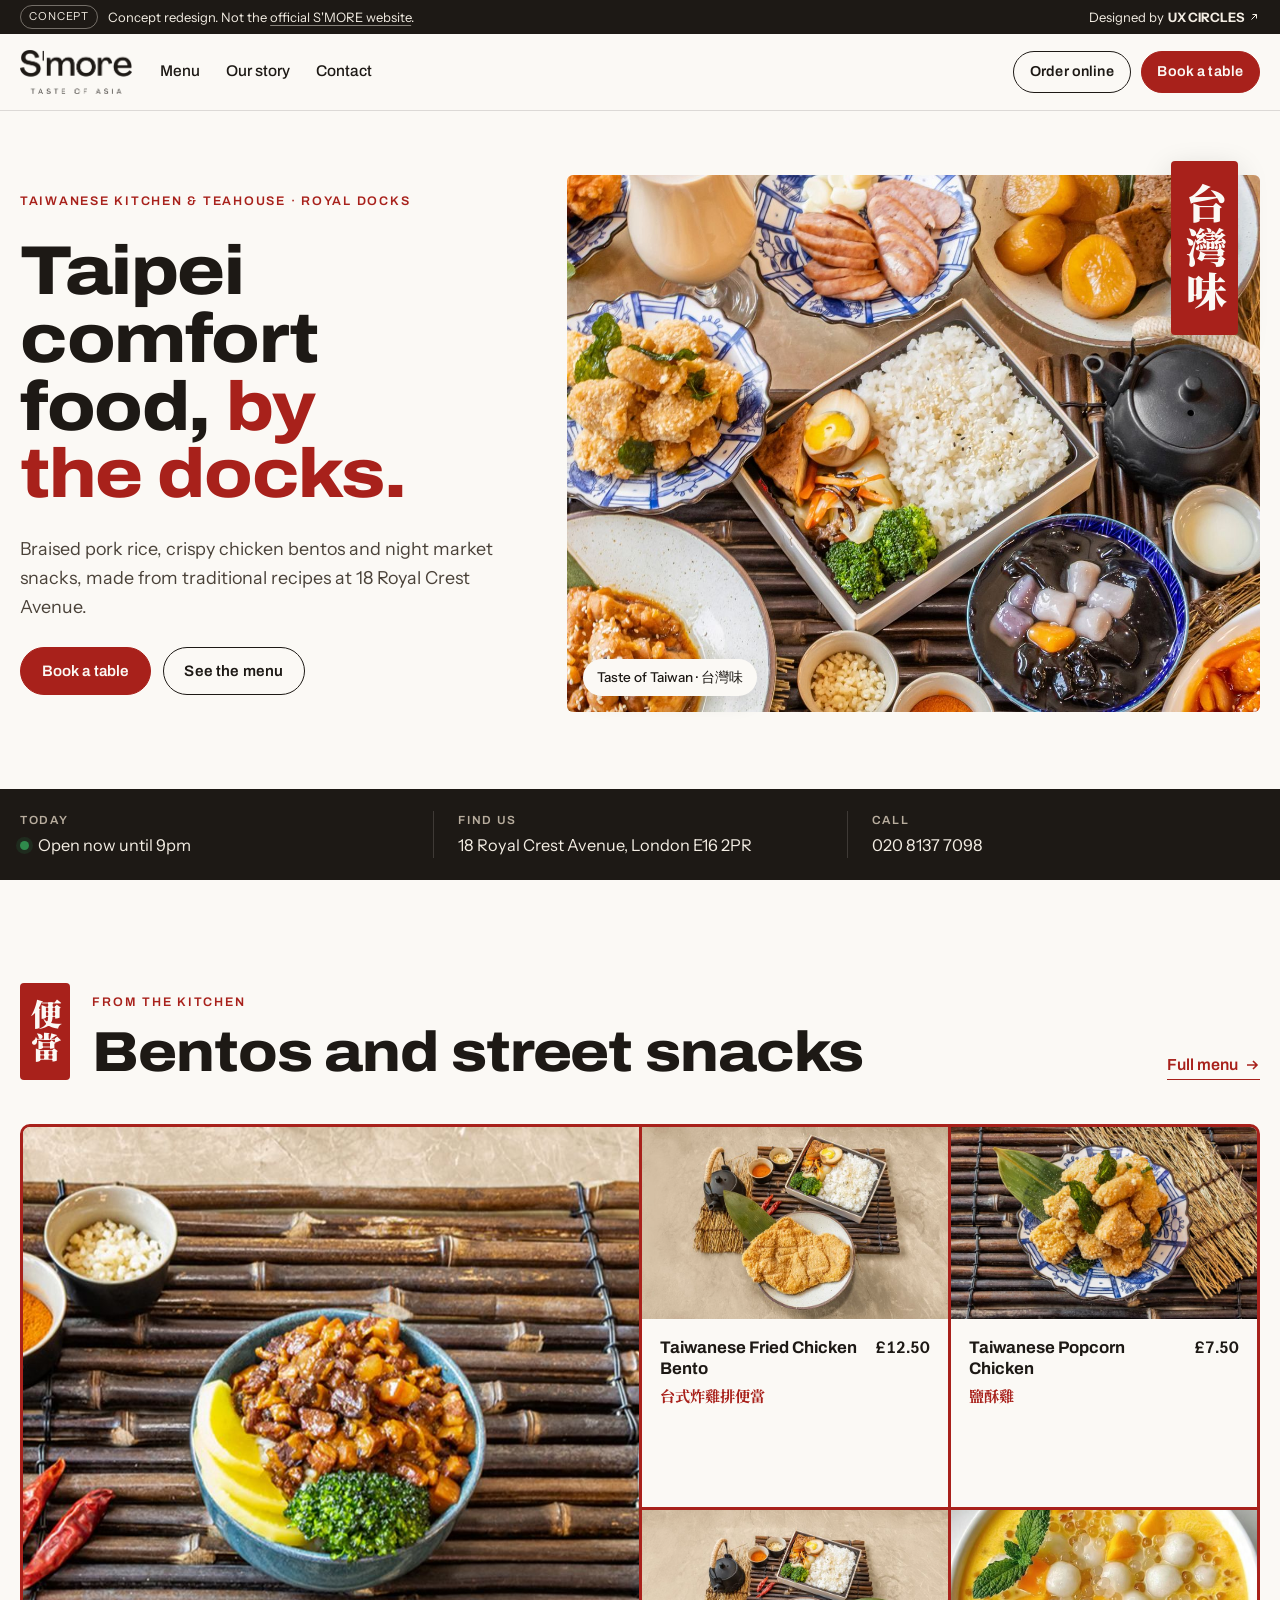
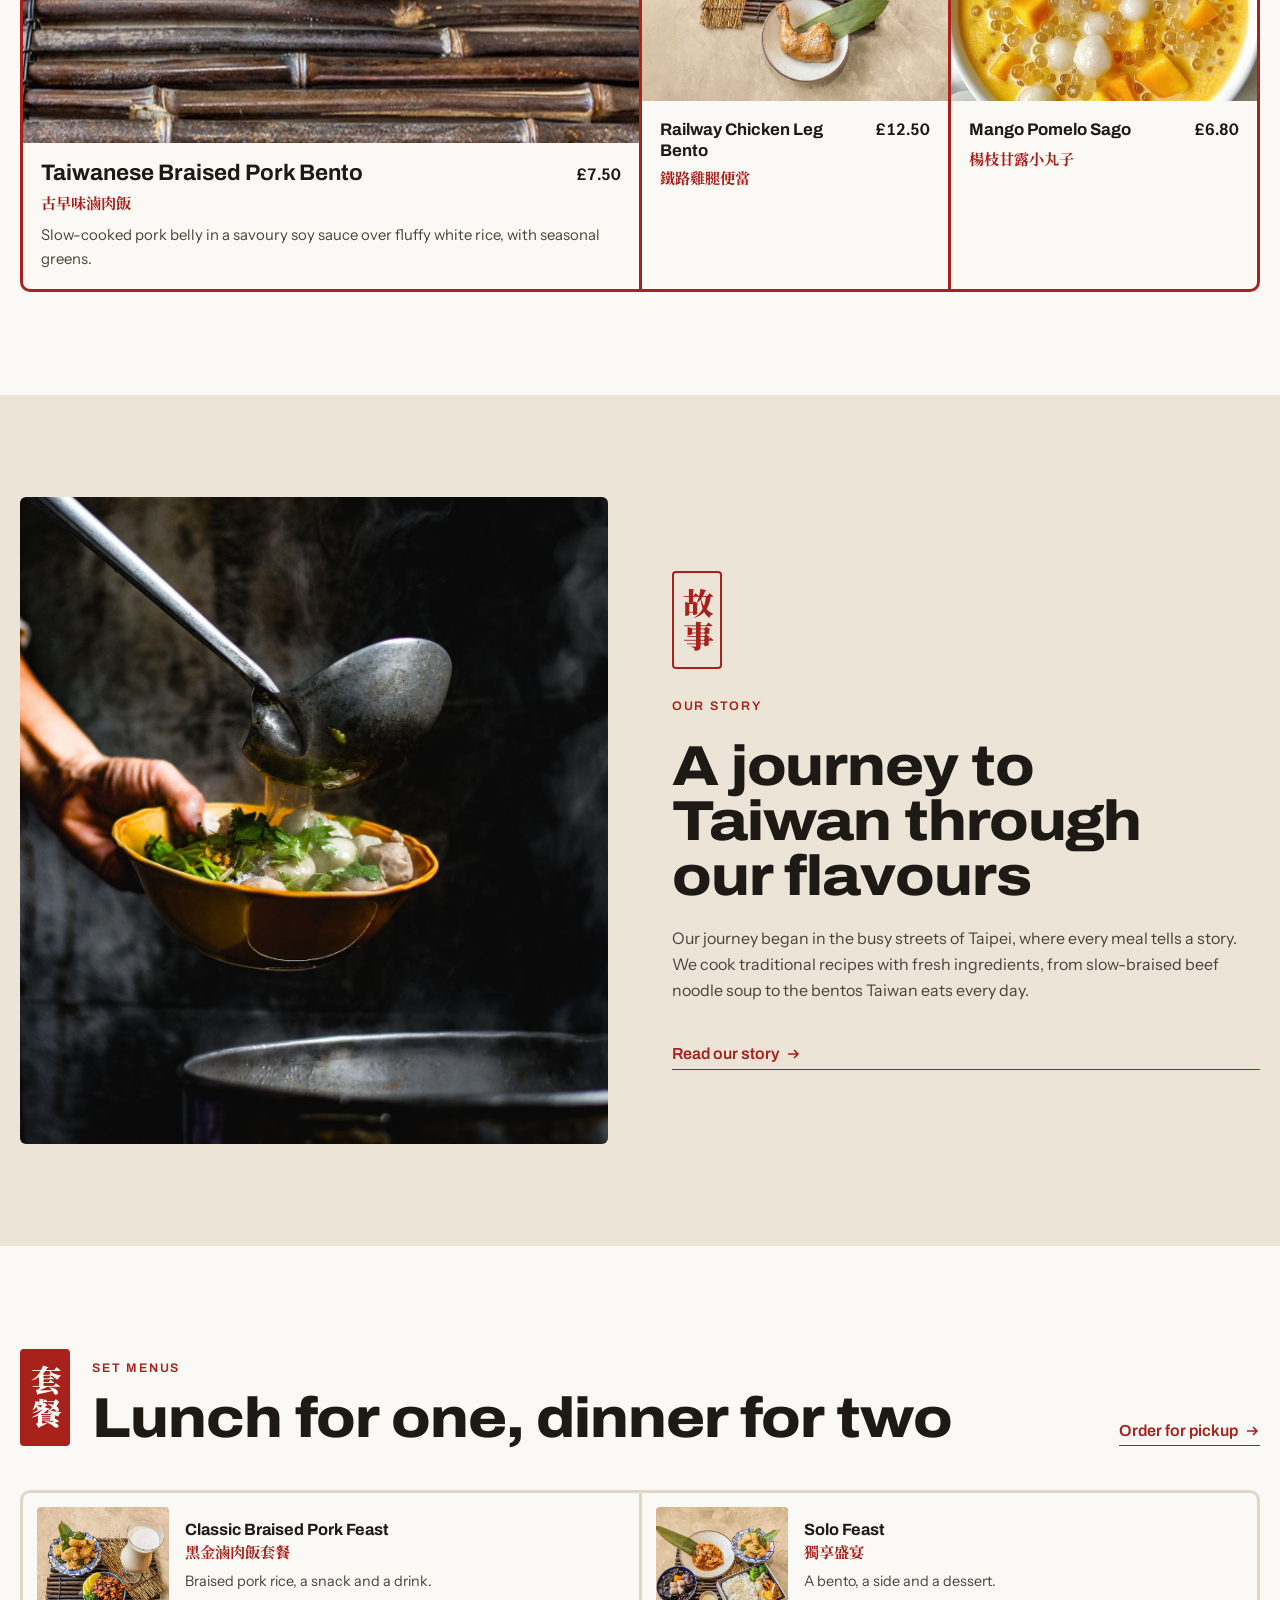
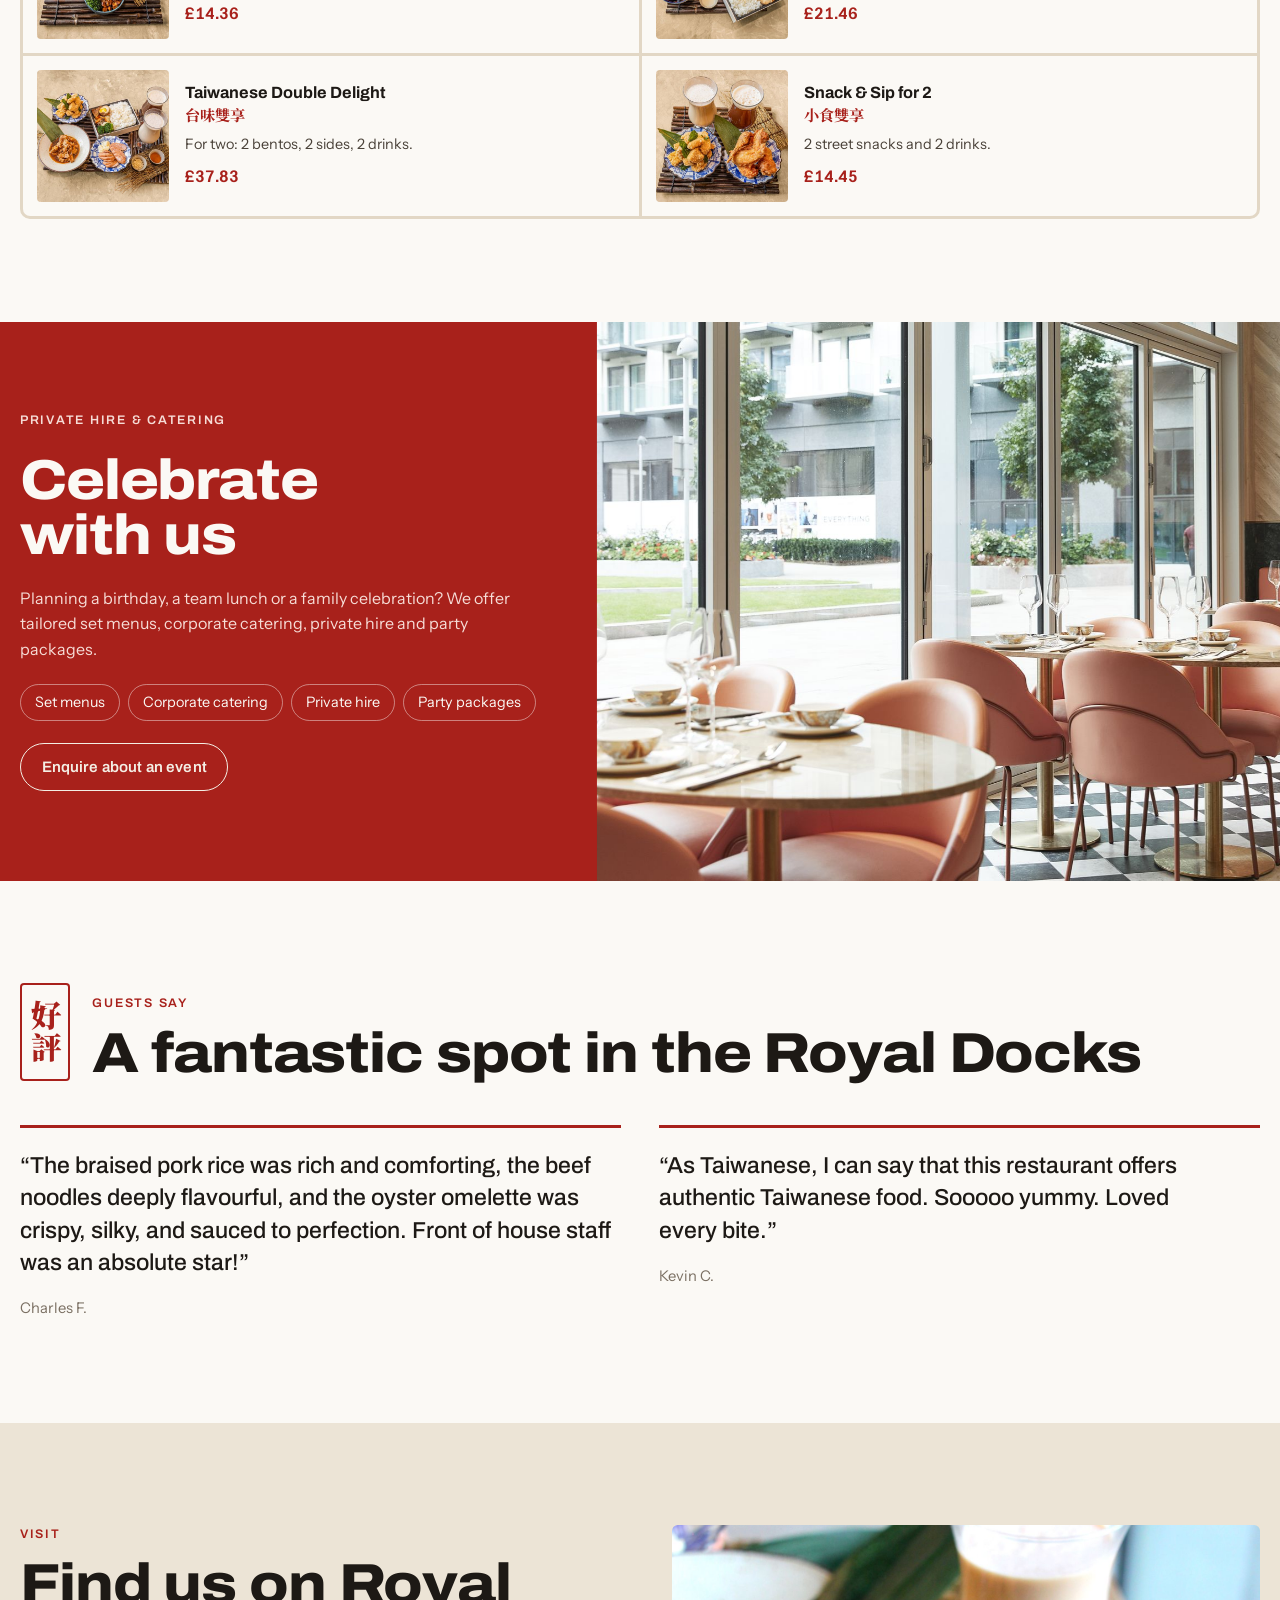
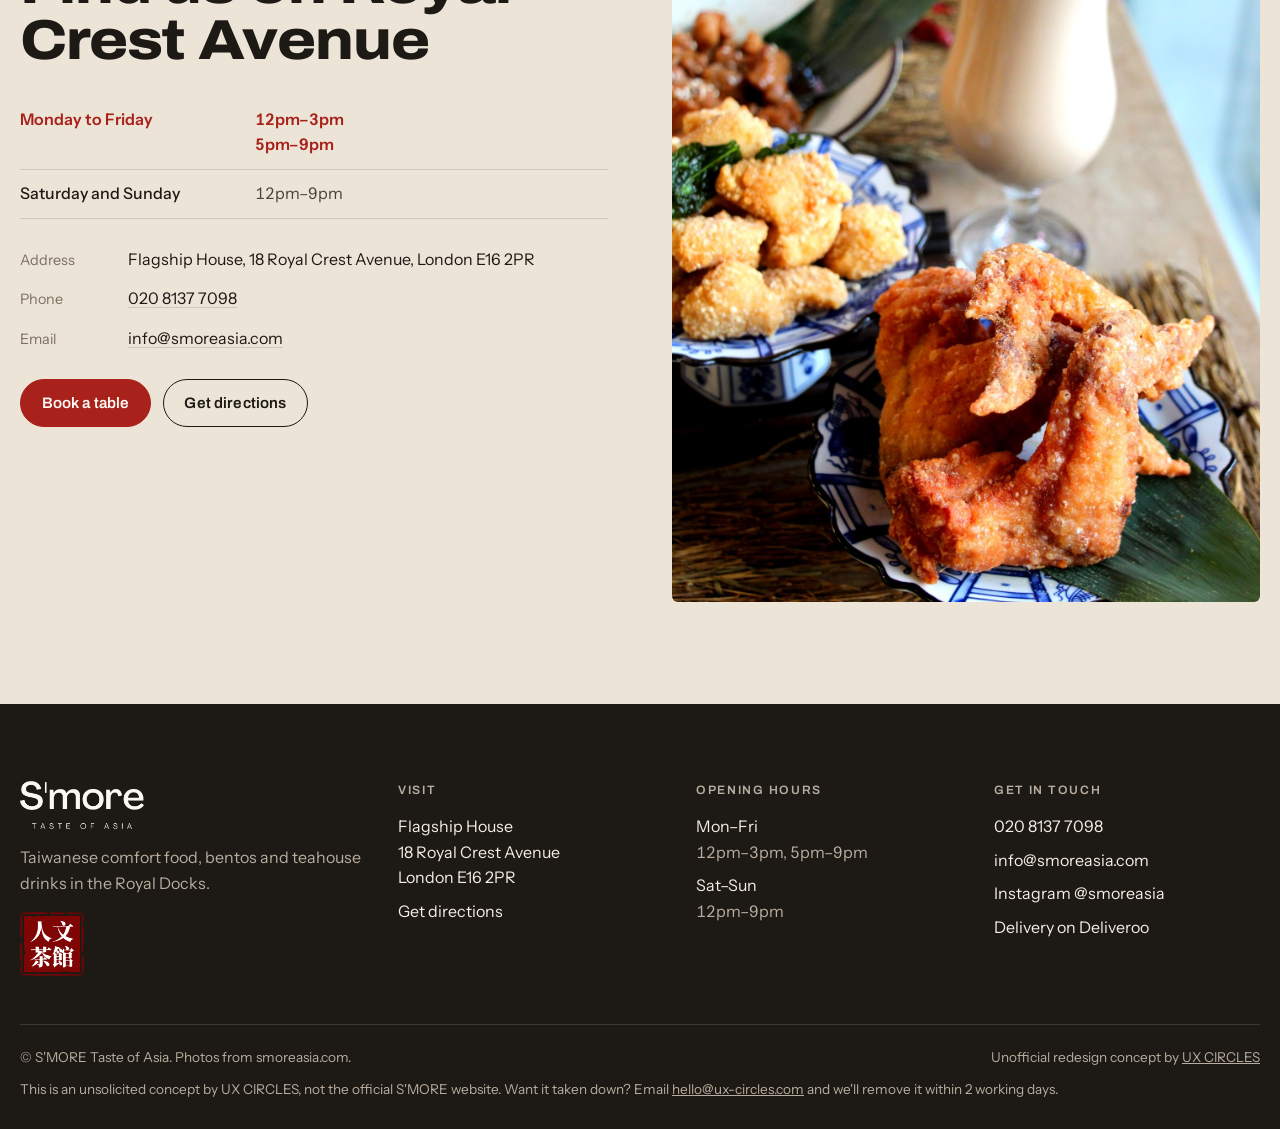
<file: index.html>
<!DOCTYPE html>
<html lang="en-GB">
<head>
  <meta charset="utf-8">
  <meta name="viewport" content="width=device-width, initial-scale=1, viewport-fit=cover">
  <title>S'MORE Taste of Asia</title>
  <meta name="claude:viewport-fit-sides" content="cover">
  <meta name="description" content="Taiwanese comfort food, bentos and night market snacks at 18 Royal Crest Avenue, Royal Docks, London.">
  <meta name="theme-color" content="#fbf9f5">
  <meta name="robots" content="noindex, nofollow">
  <link rel="icon" href="assets/img/seal-teahouse.png">
  <link rel="preconnect" href="https://fonts.googleapis.com">
  <link rel="preconnect" href="https://fonts.gstatic.com" crossorigin>
  <link href="https://fonts.googleapis.com/css2?family=Archivo:wdth,wght@100..125,400..800&family=Instrument+Sans:wght@400;500;600&family=Noto+Serif+TC:wght@700;900&display=swap" rel="stylesheet">
  <link rel="stylesheet" href="assets/css/style.css">
</head>
<body>
<div class="concept-bar" role="note">
  <div class="wrap concept-inner">
    <p><span class="concept-tag">Concept</span><span class="concept-long">Concept redesign. Not the <a class="concept-official" href="https://www.smoreasia.com" target="_blank" rel="noopener">official S'MORE website</a>.</span></p>
    <a href="https://ux-circles.com/restaurants" target="_blank" rel="noopener">Designed by <strong>UX CIRCLES</strong> <svg width="12" height="12" viewBox="0 0 24 24" fill="none" stroke="currentColor" stroke-width="2" aria-hidden="true"><path d="M7 17 17 7M9 7h8v8"/></svg></a>
  </div>
</div>
<header class="site-header">
  <div class="wrap site-header__inner">
    <a class="logo" href="index.html"><img src="assets/img/logo-ink.png" alt="S'MORE Taste of Asia" width="932" height="362"></a>
    <nav class="main-nav" aria-label="Main">
        <a href="menu.html">Menu</a>
        <a href="our-story.html">Our story</a>
        <a href="contact.html">Contact</a>
    </nav>
    <div class="header-actions">
      <a class="btn btn--ghost" href="https://www.smoreasia.com/order-online" target="_blank" rel="noopener">Order online</a>
      <a class="btn btn--red" href="reservations.html">Book a table</a>
    </div>
    <button class="nav-toggle" type="button" data-nav-open aria-expanded="false" aria-controls="mobile-nav" aria-label="Open menu"><svg viewBox="0 0 20 20" fill="none" stroke="currentColor" stroke-width="1.6" aria-hidden="true"><path d="M3 6h14M3 10h14M3 14h14"/></svg></button>
  </div>
</header>
<nav class="mobile-cta" aria-label="Quick actions">
  <a class="btn btn--ghost" href="https://www.smoreasia.com/order-online" target="_blank" rel="noopener">Order online</a>
  <a class="btn btn--red" href="reservations.html">Book a table</a>
</nav>
<div class="mobile-nav" id="mobile-nav" hidden>
  <div class="mobile-nav__top">
    <img src="assets/img/logo-paper.png" alt="S'MORE Taste of Asia" width="932" height="362">
    <button class="nav-toggle" type="button" data-nav-close aria-label="Close menu"><svg viewBox="0 0 20 20" fill="none" stroke="currentColor" stroke-width="1.6" aria-hidden="true"><path d="M5 5l10 10M15 5L5 15"/></svg></button>
  </div>
  <nav aria-label="Mobile">
    <ul>
      <li><a href="index.html" aria-current="page">Home <span lang="zh-Hant">首頁</span></a></li>
      <li><a href="menu.html">Menu <span lang="zh-Hant">菜單</span></a></li>
      <li><a href="our-story.html">Our story <span lang="zh-Hant">故事</span></a></li>
      <li><a href="contact.html">Contact <span lang="zh-Hant">聯絡</span></a></li>
      <li><a href="reservations.html">Book a table <span lang="zh-Hant">訂位</span></a></li>
    </ul>
  </nav>
  <a class="btn btn--light" href="https://www.smoreasia.com/order-online" target="_blank" rel="noopener">Order online for pickup</a>
  <p class="mobile-nav__info">18 Royal Crest Avenue, London E16 2PR<br>020 8137 7098 · info@smoreasia.com</p>
</div>
<main>
  <section class="hero">
    <div class="wrap hero__grid">
      <div class="hero__copy">
        <p class="eyebrow rise">Taiwanese kitchen &amp; teahouse · Royal Docks</p>
        <h1 class="display display--xl rise rise--2">Taipei comfort food, <em>by the docks.</em></h1>
        <p class="lede rise rise--3">Braised pork rice, crispy chicken bentos and night market snacks, made from traditional recipes at 18 Royal Crest Avenue.</p>
        <div class="btn-row rise rise--3">
          <a class="btn btn--red" href="reservations.html">Book a table</a>
          <a class="btn btn--ghost" href="menu.html">See the menu</a>
        </div>
      </div>
      <div class="hero__media">
        <img src="assets/img/hero-spread.jpg" alt="A table of S'MORE dishes: braised pork rice, fried chicken, braised egg and tofu, milk tea and taro dessert" width="1800" height="1012">
        <span class="seal" lang="zh-Hant" aria-hidden="true">台灣味</span>
        <span class="hero__caption">Taste of Taiwan · 台灣味</span>
      </div>
    </div>
  </section>

  <section class="strip" aria-label="Today at S'MORE">
    <div class="wrap strip__grid">
      <div class="strip__item"><span class="strip__label">Today</span><span class="status" data-open-status>See opening hours below</span></div>
      <div class="strip__item"><span class="strip__label">Find us</span><a class="strip__value" href="https://www.google.com/maps/search/?api=1&query=S%27MORE+Taste+of+Asia%2C+18+Royal+Crest+Avenue%2C+London+E16+2PR" target="_blank" rel="noopener">18 Royal Crest Avenue, London E16 2PR</a></div>
      <div class="strip__item"><span class="strip__label">Call</span><a class="strip__value" href="tel:+442081377098">020 8137 7098</a></div>
    </div>
  </section>

  <section class="section" aria-labelledby="signatures-h">
    <div class="wrap">
      <div class="section-head">
        <span class="seal" lang="zh-Hant" aria-hidden="true">便當</span>
        <div class="section-head__text">
          <p class="eyebrow">From the kitchen</p>
          <h2 class="display display--lg" id="signatures-h">Bentos and street snacks</h2>
        </div>
        <a class="text-link" href="menu.html">Full menu <svg width="16" height="16" viewBox="0 0 16 16" fill="none" stroke="currentColor" stroke-width="1.6" aria-hidden="true"><path d="M3 8h10M9 4l4 4-4 4"/></svg></a>
      </div>
      <div class="tray">
      <a class="tray__cell tray__cell--big" href="menu.html#bento" style="text-decoration:none">
        <div class="tray__img"><img src="assets/img/dishes/braised-pork-bento.jpg" alt="Taiwanese Braised Pork Bento" loading="lazy" width="900" height="506"></div>
        <div class="tray__body">
          <div class="tray__title"><h3>Taiwanese Braised Pork Bento</h3><span class="price">£7.50</span></div>
          <span class="tray__zh" lang="zh-Hant">古早味滷肉飯</span>
          <p class="tray__desc">Slow-cooked pork belly in a savoury soy sauce over fluffy white rice, with seasonal greens.</p>
        </div>
      </a>
      <a class="tray__cell " href="menu.html#bento" style="text-decoration:none">
        <div class="tray__img"><img src="assets/img/dishes/fried-chicken-bento.jpg" alt="Taiwanese Fried Chicken Bento" loading="lazy" width="900" height="506"></div>
        <div class="tray__body">
          <div class="tray__title"><h3>Taiwanese Fried Chicken Bento</h3><span class="price">£12.50</span></div>
          <span class="tray__zh" lang="zh-Hant">台式炸雞排便當</span>
          
        </div>
      </a>
      <a class="tray__cell " href="menu.html#one-bite" style="text-decoration:none">
        <div class="tray__img"><img src="assets/img/dishes/popcorn-chicken.jpg" alt="Taiwanese Popcorn Chicken" loading="lazy" width="900" height="506"></div>
        <div class="tray__body">
          <div class="tray__title"><h3>Taiwanese Popcorn Chicken</h3><span class="price">£7.50</span></div>
          <span class="tray__zh" lang="zh-Hant">鹽酥雞</span>
          
        </div>
      </a>
      <a class="tray__cell " href="menu.html#bento" style="text-decoration:none">
        <div class="tray__img"><img src="assets/img/dishes/railway-chicken-bento.jpg" alt="Railway Chicken Leg Bento" loading="lazy" width="900" height="506"></div>
        <div class="tray__body">
          <div class="tray__title"><h3>Railway Chicken Leg Bento</h3><span class="price">£12.50</span></div>
          <span class="tray__zh" lang="zh-Hant">鐵路雞腿便當</span>
          
        </div>
      </a>
      <a class="tray__cell " href="menu.html#sweet" style="text-decoration:none">
        <div class="tray__img"><img src="assets/img/dishes/mango-sago.jpg" alt="Mango Pomelo Sago" loading="lazy" width="900" height="506"></div>
        <div class="tray__body">
          <div class="tray__title"><h3>Mango Pomelo Sago</h3><span class="price">£6.80</span></div>
          <span class="tray__zh" lang="zh-Hant">楊枝甘露小丸子</span>
          
        </div>
      </a>
      </div>
    </div>
  </section>

  <section class="section section--stone" aria-labelledby="story-h">
    <div class="wrap split">
      <div class="split__media"><img src="assets/img/noodle-ladle.jpg" alt="Broth being ladled into a bowl of noodles" loading="lazy" width="1400" height="1455"></div>
      <div class="split__copy">
        <span class="seal seal--outline" lang="zh-Hant" aria-hidden="true">故事</span>
        <p class="eyebrow">Our story</p>
        <h2 class="display display--lg" id="story-h">A journey to Taiwan through our flavours</h2>
        <div class="prose">
          <p>Our journey began in the busy streets of Taipei, where every meal tells a story. We cook traditional recipes with fresh ingredients, from slow-braised beef noodle soup to the bentos Taiwan eats every day.</p>
        </div>
        <a class="text-link" href="our-story.html">Read our story <svg width="16" height="16" viewBox="0 0 16 16" fill="none" stroke="currentColor" stroke-width="1.6" aria-hidden="true"><path d="M3 8h10M9 4l4 4-4 4"/></svg></a>
      </div>
    </div>
  </section>

  <section class="section" aria-labelledby="sets-h">
    <div class="wrap">
      <div class="section-head">
        <span class="seal" lang="zh-Hant" aria-hidden="true">套餐</span>
        <div class="section-head__text">
          <p class="eyebrow">Set menus</p>
          <h2 class="display display--lg" id="sets-h">Lunch for one, dinner for two</h2>
        </div>
        <a class="text-link" href="https://www.smoreasia.com/order-online" target="_blank" rel="noopener">Order for pickup <svg width="16" height="16" viewBox="0 0 16 16" fill="none" stroke="currentColor" stroke-width="1.6" aria-hidden="true"><path d="M3 8h10M9 4l4 4-4 4"/></svg></a>
      </div>
      <div class="sets">
        <article class="set">
          <img src="assets/img/dishes/braised-pork-feast.jpg" alt="" loading="lazy" width="900" height="506">
          <div>
            <h3>Classic Braised Pork Feast</h3>
            <span class="tray__zh" lang="zh-Hant">黑金滷肉飯套餐</span>
            <p>Braised pork rice, a snack and a drink.</p>
            <span class="price">£14.36</span>
          </div>
        </article>
        <article class="set">
          <img src="assets/img/dishes/solo-feast.jpg" alt="" loading="lazy" width="900" height="506">
          <div>
            <h3>Solo Feast</h3>
            <span class="tray__zh" lang="zh-Hant">獨享盛宴</span>
            <p>A bento, a side and a dessert.</p>
            <span class="price">£21.46</span>
          </div>
        </article>
        <article class="set">
          <img src="assets/img/dishes/double-delight.jpg" alt="" loading="lazy" width="900" height="506">
          <div>
            <h3>Taiwanese Double Delight</h3>
            <span class="tray__zh" lang="zh-Hant">台味雙享</span>
            <p>For two: 2 bentos, 2 sides, 2 drinks.</p>
            <span class="price">£37.83</span>
          </div>
        </article>
        <article class="set">
          <img src="assets/img/dishes/snack-sip.jpg" alt="" loading="lazy" width="900" height="506">
          <div>
            <h3>Snack & Sip for 2</h3>
            <span class="tray__zh" lang="zh-Hant">小食雙享</span>
            <p>2 street snacks and 2 drinks.</p>
            <span class="price">£14.45</span>
          </div>
        </article>
      </div>
    </div>
  </section>

  <section class="events" aria-labelledby="events-h">
    <div class="wrap events__grid">
      <div class="events__copy">
        <p class="eyebrow" style="color:#f6dcd6">Private hire &amp; catering</p>
        <h2 class="display display--lg" id="events-h">Celebrate with us</h2>
        <p>Planning a birthday, a team lunch or a family celebration? We offer tailored set menus, corporate catering, private hire and party packages.</p>
        <ul class="events__list">
          <li>Set menus</li><li>Corporate catering</li><li>Private hire</li><li>Party packages</li>
        </ul>
        <div class="btn-row"><a class="btn btn--light" href="contact.html#enquire">Enquire about an event</a></div>
      </div>
      <div class="events__media"><img src="assets/img/interior.jpg" alt="The dining room at S'MORE, with pink chairs and tall windows onto Royal Crest Avenue" loading="lazy" width="1800" height="1012"></div>
    </div>
  </section>

  <section class="section" aria-labelledby="reviews-h">
    <div class="wrap">
      <div class="section-head">
        <span class="seal seal--outline" lang="zh-Hant" aria-hidden="true">好評</span>
        <div class="section-head__text">
          <p class="eyebrow">Guests say</p>
          <h2 class="display display--lg" id="reviews-h">A fantastic spot in the Royal Docks</h2>
        </div>
      </div>
      <div class="reviews">
        <figure class="review">
          <blockquote>“The braised pork rice was rich and comforting, the beef noodles deeply flavourful, and the oyster omelette was crispy, silky, and sauced to perfection. Front of house staff was an absolute star!”</blockquote>
          <figcaption>Charles F.</figcaption>
        </figure>
        <figure class="review">
          <blockquote>“As Taiwanese, I can say that this restaurant offers authentic Taiwanese food. Sooooo yummy. Loved every bite.”</blockquote>
          <figcaption>Kevin C.</figcaption>
        </figure>
      </div>
    </div>
  </section>

  <section class="section section--stone" aria-labelledby="visit-h">
    <div class="wrap visit">
      <div class="visit__copy">
        <div class="section-head__text">
          <p class="eyebrow">Visit</p>
          <h2 class="display display--lg" id="visit-h">Find us on Royal Crest Avenue</h2>
        </div>
        <table class="hours">
          <caption class="sr-only">Opening hours</caption>
          <tr data-days="1 2 3 4 5"><th scope="row">Monday to Friday</th><td>12pm–3pm<br>5pm–9pm</td></tr>
          <tr data-days="0 6"><th scope="row">Saturday and Sunday</th><td>12pm–9pm</td></tr>
        </table>
        <dl class="contact-list">
          <div><dt>Address</dt><dd>Flagship House, 18 Royal Crest Avenue, London E16 2PR</dd></div>
          <div><dt>Phone</dt><dd><a href="tel:+442081377098">020 8137 7098</a></dd></div>
          <div><dt>Email</dt><dd><a href="mailto:info@smoreasia.com">info@smoreasia.com</a></dd></div>
        </dl>
        <div class="btn-row">
          <a class="btn btn--red" href="reservations.html">Book a table</a>
          <a class="btn btn--ghost" href="https://www.google.com/maps/search/?api=1&query=S%27MORE+Taste+of+Asia%2C+18+Royal+Crest+Avenue%2C+London+E16+2PR" target="_blank" rel="noopener">Get directions</a>
        </div>
      </div>
      <div class="visit__media"><img src="assets/img/milk-tea-chicken.jpg" alt="Milk tea beside a plate of Taiwanese fried chicken" loading="lazy" width="1400" height="2100" style="aspect-ratio:4/4.6"></div>
    </div>
  </section>
</main>
<footer class="site-footer">
  <div class="wrap">
    <div class="footer-grid">
      <div class="footer-brand">
        <img class="logo-img" src="assets/img/logo-paper.png" alt="S'MORE Taste of Asia" width="932" height="362">
        <p>Taiwanese comfort food, bentos and teahouse drinks in the Royal Docks.</p>
        <img class="footer-seal" src="assets/img/seal-teahouse.png" alt="人文茶館 teahouse seal" width="240" height="240">
      </div>
      <div>
        <h2>Visit</h2>
        <ul>
          <li>Flagship House<br>18 Royal Crest Avenue<br>London E16 2PR</li>
          <li><a href="https://www.google.com/maps/search/?api=1&query=S%27MORE+Taste+of+Asia%2C+18+Royal+Crest+Avenue%2C+London+E16+2PR" target="_blank" rel="noopener">Get directions</a></li>
        </ul>
      </div>
      <div>
        <h2>Opening hours</h2>
        <ul class="footer-hours">
          <li><span>Mon–Fri</span>12pm–3pm, 5pm–9pm</li>
          <li><span>Sat–Sun</span>12pm–9pm</li>
        </ul>
      </div>
      <div>
        <h2>Get in touch</h2>
        <ul>
          <li><a href="tel:+442081377098">020 8137 7098</a></li>
          <li><a href="mailto:info@smoreasia.com">info@smoreasia.com</a></li>
          <li><a href="https://www.instagram.com/smoreasia/" target="_blank" rel="noopener">Instagram @smoreasia</a></li>
          <li><a href="https://deliveroo.co.uk/menu/london/canning-town/oisoi-royal-wharf" target="_blank" rel="noopener">Delivery on Deliveroo</a></li>
        </ul>
      </div>
    </div>
    <div class="footer-base">
      <span>© S'MORE Taste of Asia. Photos from smoreasia.com.</span>
      <span>Unofficial redesign concept by <a href="https://ux-circles.com/restaurants" target="_blank" rel="noopener">UX CIRCLES</a></span>
      <span data-takedown style="flex-basis: 100%; margin: 0;">This is an unsolicited concept by UX CIRCLES, not the official S'MORE website. Want it taken down? Email <a href="mailto:hello@ux-circles.com">hello@ux-circles.com</a> and we'll remove it within 2 working days.</span>
    </div>
  </div>
</footer>
<script src="assets/js/main.js"></script>
</body>
</html>
</file>
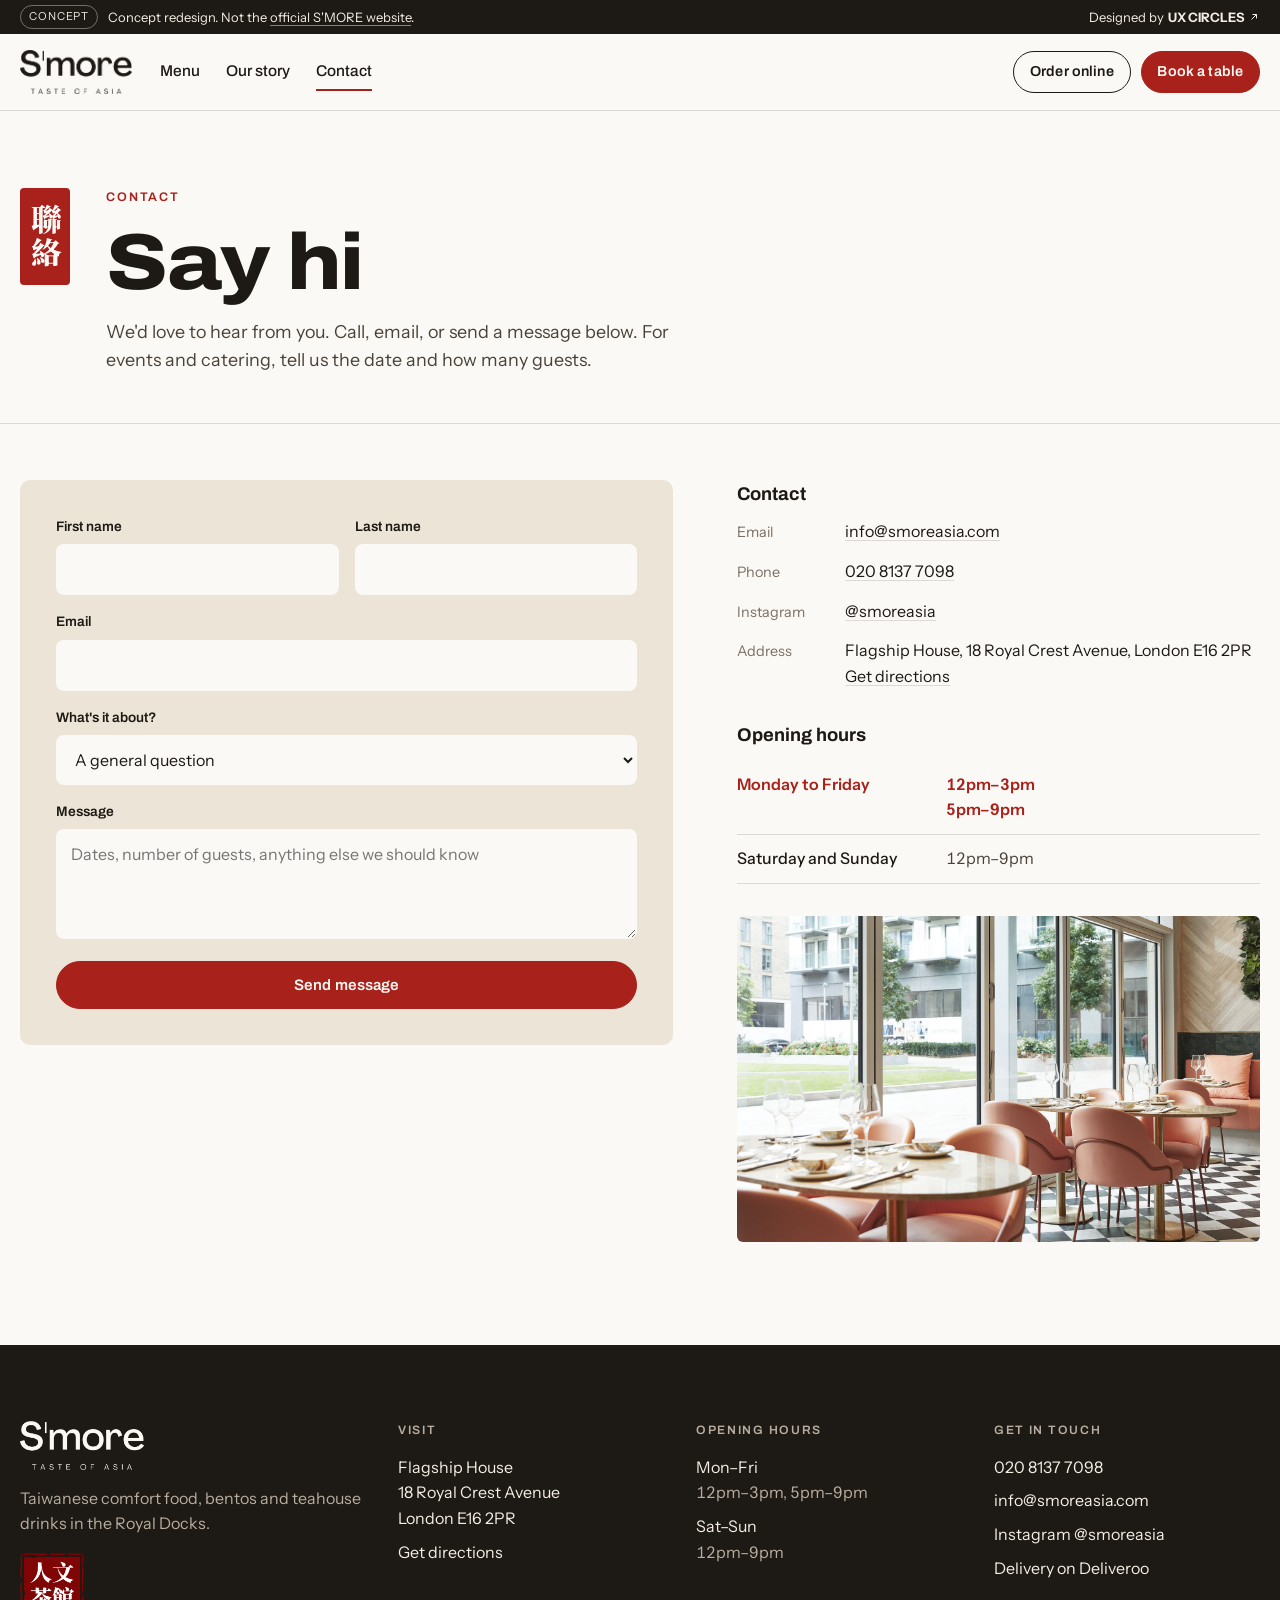
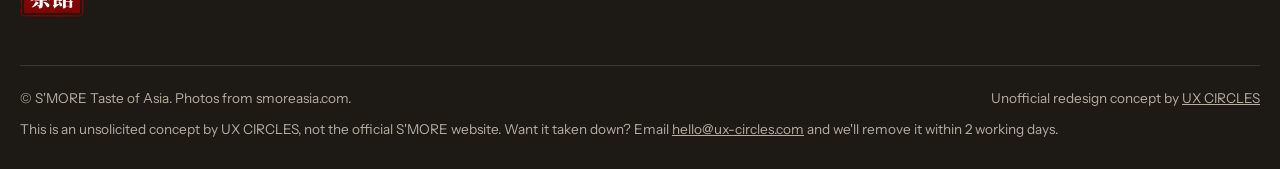
<file: contact.html>
<!DOCTYPE html>
<html lang="en-GB">
<head>
  <meta charset="utf-8">
  <meta name="viewport" content="width=device-width, initial-scale=1, viewport-fit=cover">
  <title>Contact · S'MORE Taste of Asia</title>
  <meta name="claude:viewport-fit-sides" content="cover">
  <meta name="description" content="Contact S'MORE Taste of Asia for questions, events, private hire and corporate catering.">
  <meta name="theme-color" content="#fbf9f5">
  <meta name="robots" content="noindex, nofollow">
  <link rel="icon" href="assets/img/seal-teahouse.png">
  <link rel="preconnect" href="https://fonts.googleapis.com">
  <link rel="preconnect" href="https://fonts.gstatic.com" crossorigin>
  <link href="https://fonts.googleapis.com/css2?family=Archivo:wdth,wght@100..125,400..800&family=Instrument+Sans:wght@400;500;600&family=Noto+Serif+TC:wght@700;900&display=swap" rel="stylesheet">
  <link rel="stylesheet" href="assets/css/style.css">
</head>
<body>
<div class="concept-bar" role="note">
  <div class="wrap concept-inner">
    <p><span class="concept-tag">Concept</span><span class="concept-long">Concept redesign. Not the <a class="concept-official" href="https://www.smoreasia.com" target="_blank" rel="noopener">official S'MORE website</a>.</span></p>
    <a href="https://ux-circles.com/restaurants" target="_blank" rel="noopener">Designed by <strong>UX CIRCLES</strong> <svg width="12" height="12" viewBox="0 0 24 24" fill="none" stroke="currentColor" stroke-width="2" aria-hidden="true"><path d="M7 17 17 7M9 7h8v8"/></svg></a>
  </div>
</div>
<header class="site-header">
  <div class="wrap site-header__inner">
    <a class="logo" href="index.html"><img src="assets/img/logo-ink.png" alt="S'MORE Taste of Asia" width="932" height="362"></a>
    <nav class="main-nav" aria-label="Main">
        <a href="menu.html">Menu</a>
        <a href="our-story.html">Our story</a>
        <a href="contact.html" aria-current="page">Contact</a>
    </nav>
    <div class="header-actions">
      <a class="btn btn--ghost" href="https://www.smoreasia.com/order-online" target="_blank" rel="noopener">Order online</a>
      <a class="btn btn--red" href="reservations.html">Book a table</a>
    </div>
    <button class="nav-toggle" type="button" data-nav-open aria-expanded="false" aria-controls="mobile-nav" aria-label="Open menu"><svg viewBox="0 0 20 20" fill="none" stroke="currentColor" stroke-width="1.6" aria-hidden="true"><path d="M3 6h14M3 10h14M3 14h14"/></svg></button>
  </div>
</header>
<nav class="mobile-cta" aria-label="Quick actions">
  <a class="btn btn--ghost" href="https://www.smoreasia.com/order-online" target="_blank" rel="noopener">Order online</a>
  <a class="btn btn--red" href="reservations.html">Book a table</a>
</nav>
<div class="mobile-nav" id="mobile-nav" hidden>
  <div class="mobile-nav__top">
    <img src="assets/img/logo-paper.png" alt="S'MORE Taste of Asia" width="932" height="362">
    <button class="nav-toggle" type="button" data-nav-close aria-label="Close menu"><svg viewBox="0 0 20 20" fill="none" stroke="currentColor" stroke-width="1.6" aria-hidden="true"><path d="M5 5l10 10M15 5L5 15"/></svg></button>
  </div>
  <nav aria-label="Mobile">
    <ul>
      <li><a href="index.html">Home <span lang="zh-Hant">首頁</span></a></li>
      <li><a href="menu.html">Menu <span lang="zh-Hant">菜單</span></a></li>
      <li><a href="our-story.html">Our story <span lang="zh-Hant">故事</span></a></li>
      <li><a href="contact.html" aria-current="page">Contact <span lang="zh-Hant">聯絡</span></a></li>
      <li><a href="reservations.html">Book a table <span lang="zh-Hant">訂位</span></a></li>
    </ul>
  </nav>
  <a class="btn btn--light" href="https://www.smoreasia.com/order-online" target="_blank" rel="noopener">Order online for pickup</a>
  <p class="mobile-nav__info">18 Royal Crest Avenue, London E16 2PR<br>020 8137 7098 · info@smoreasia.com</p>
</div>
<main>
  <section class="page-head">
    <div class="wrap page-head__grid">
      <span class="seal" lang="zh-Hant" aria-hidden="true">聯絡</span>
      <div class="page-head__text">
        <p class="eyebrow">Contact</p>
        <h1 class="display display--xl">Say hi</h1>
        <p class="lede">We'd love to hear from you. Call, email, or send a message below. For events and catering, tell us the date and how many guests.</p>
      </div>
    </div>
  </section>
  <section class="section" style="padding-top:clamp(32px,5vw,56px)">
    <div class="wrap form-layout">
      <div id="enquire">
        <form class="form-card" data-concept="contact-done" novalidate>
          <div class="form-grid">
            <div class="field"><label for="c-first">First name</label><input id="c-first" name="first" autocomplete="given-name" required></div>
            <div class="field"><label for="c-last">Last name</label><input id="c-last" name="last" autocomplete="family-name"></div>
            <div class="field field--full"><label for="c-email">Email</label><input id="c-email" name="email" type="email" autocomplete="email" required></div>
            <div class="field field--full">
              <label for="c-topic">What's it about?</label>
              <select id="c-topic" name="topic">
                <option>A general question</option>
                <option>Birthday or celebration</option>
                <option>Corporate catering</option>
                <option>Private hire</option>
                <option>Feedback</option>
              </select>
            </div>
            <div class="field field--full"><label for="c-msg">Message</label><textarea id="c-msg" name="message" required placeholder="Dates, number of guests, anything else we should know"></textarea></div>
          </div>
          <button class="btn btn--red" type="submit">Send message</button>
        </form>
        <div class="form-done" id="contact-done" tabindex="-1" hidden>
          <h2>Thanks for your message</h2>
          <p>This is a design concept, so nothing was sent. Email info@smoreasia.com to reach the restaurant.</p>
        </div>
      </div>
      <aside class="aside">
        <div>
          <h2>Contact</h2>
          <dl class="contact-list">
            <div><dt>Email</dt><dd><a href="mailto:info@smoreasia.com">info@smoreasia.com</a></dd></div>
            <div><dt>Phone</dt><dd><a href="tel:+442081377098">020 8137 7098</a></dd></div>
            <div><dt>Instagram</dt><dd><a href="https://www.instagram.com/smoreasia/" target="_blank" rel="noopener">@smoreasia</a></dd></div>
            <div><dt>Address</dt><dd>Flagship House, 18 Royal Crest Avenue, London E16 2PR<br><a href="https://www.google.com/maps/search/?api=1&query=S%27MORE+Taste+of+Asia%2C+18+Royal+Crest+Avenue%2C+London+E16+2PR" target="_blank" rel="noopener">Get directions</a></dd></div>
          </dl>
        </div>
        <div>
          <h2>Opening hours</h2>
          <table class="hours"><caption class="sr-only">Opening hours</caption>
          <tr data-days="1 2 3 4 5"><th scope="row">Monday to Friday</th><td>12pm–3pm<br>5pm–9pm</td></tr>
          <tr data-days="0 6"><th scope="row">Saturday and Sunday</th><td>12pm–9pm</td></tr>
          </table>
        </div>
        <img src="assets/img/interior.jpg" alt="The dining room at S'MORE" loading="lazy" width="1800" height="1012" style="border-radius:6px;aspect-ratio:16/10;object-fit:cover">
      </aside>
    </div>
  </section>
</main>
<footer class="site-footer">
  <div class="wrap">
    <div class="footer-grid">
      <div class="footer-brand">
        <img class="logo-img" src="assets/img/logo-paper.png" alt="S'MORE Taste of Asia" width="932" height="362">
        <p>Taiwanese comfort food, bentos and teahouse drinks in the Royal Docks.</p>
        <img class="footer-seal" src="assets/img/seal-teahouse.png" alt="人文茶館 teahouse seal" width="240" height="240">
      </div>
      <div>
        <h2>Visit</h2>
        <ul>
          <li>Flagship House<br>18 Royal Crest Avenue<br>London E16 2PR</li>
          <li><a href="https://www.google.com/maps/search/?api=1&query=S%27MORE+Taste+of+Asia%2C+18+Royal+Crest+Avenue%2C+London+E16+2PR" target="_blank" rel="noopener">Get directions</a></li>
        </ul>
      </div>
      <div>
        <h2>Opening hours</h2>
        <ul class="footer-hours">
          <li><span>Mon–Fri</span>12pm–3pm, 5pm–9pm</li>
          <li><span>Sat–Sun</span>12pm–9pm</li>
        </ul>
      </div>
      <div>
        <h2>Get in touch</h2>
        <ul>
          <li><a href="tel:+442081377098">020 8137 7098</a></li>
          <li><a href="mailto:info@smoreasia.com">info@smoreasia.com</a></li>
          <li><a href="https://www.instagram.com/smoreasia/" target="_blank" rel="noopener">Instagram @smoreasia</a></li>
          <li><a href="https://deliveroo.co.uk/menu/london/canning-town/oisoi-royal-wharf" target="_blank" rel="noopener">Delivery on Deliveroo</a></li>
        </ul>
      </div>
    </div>
    <div class="footer-base">
      <span>© S'MORE Taste of Asia. Photos from smoreasia.com.</span>
      <span>Unofficial redesign concept by <a href="https://ux-circles.com/restaurants" target="_blank" rel="noopener">UX CIRCLES</a></span>
      <span data-takedown style="flex-basis: 100%; margin: 0;">This is an unsolicited concept by UX CIRCLES, not the official S'MORE website. Want it taken down? Email <a href="mailto:hello@ux-circles.com">hello@ux-circles.com</a> and we'll remove it within 2 working days.</span>
    </div>
  </div>
</footer>
<script src="assets/js/main.js"></script>
</body>
</html>
</file>
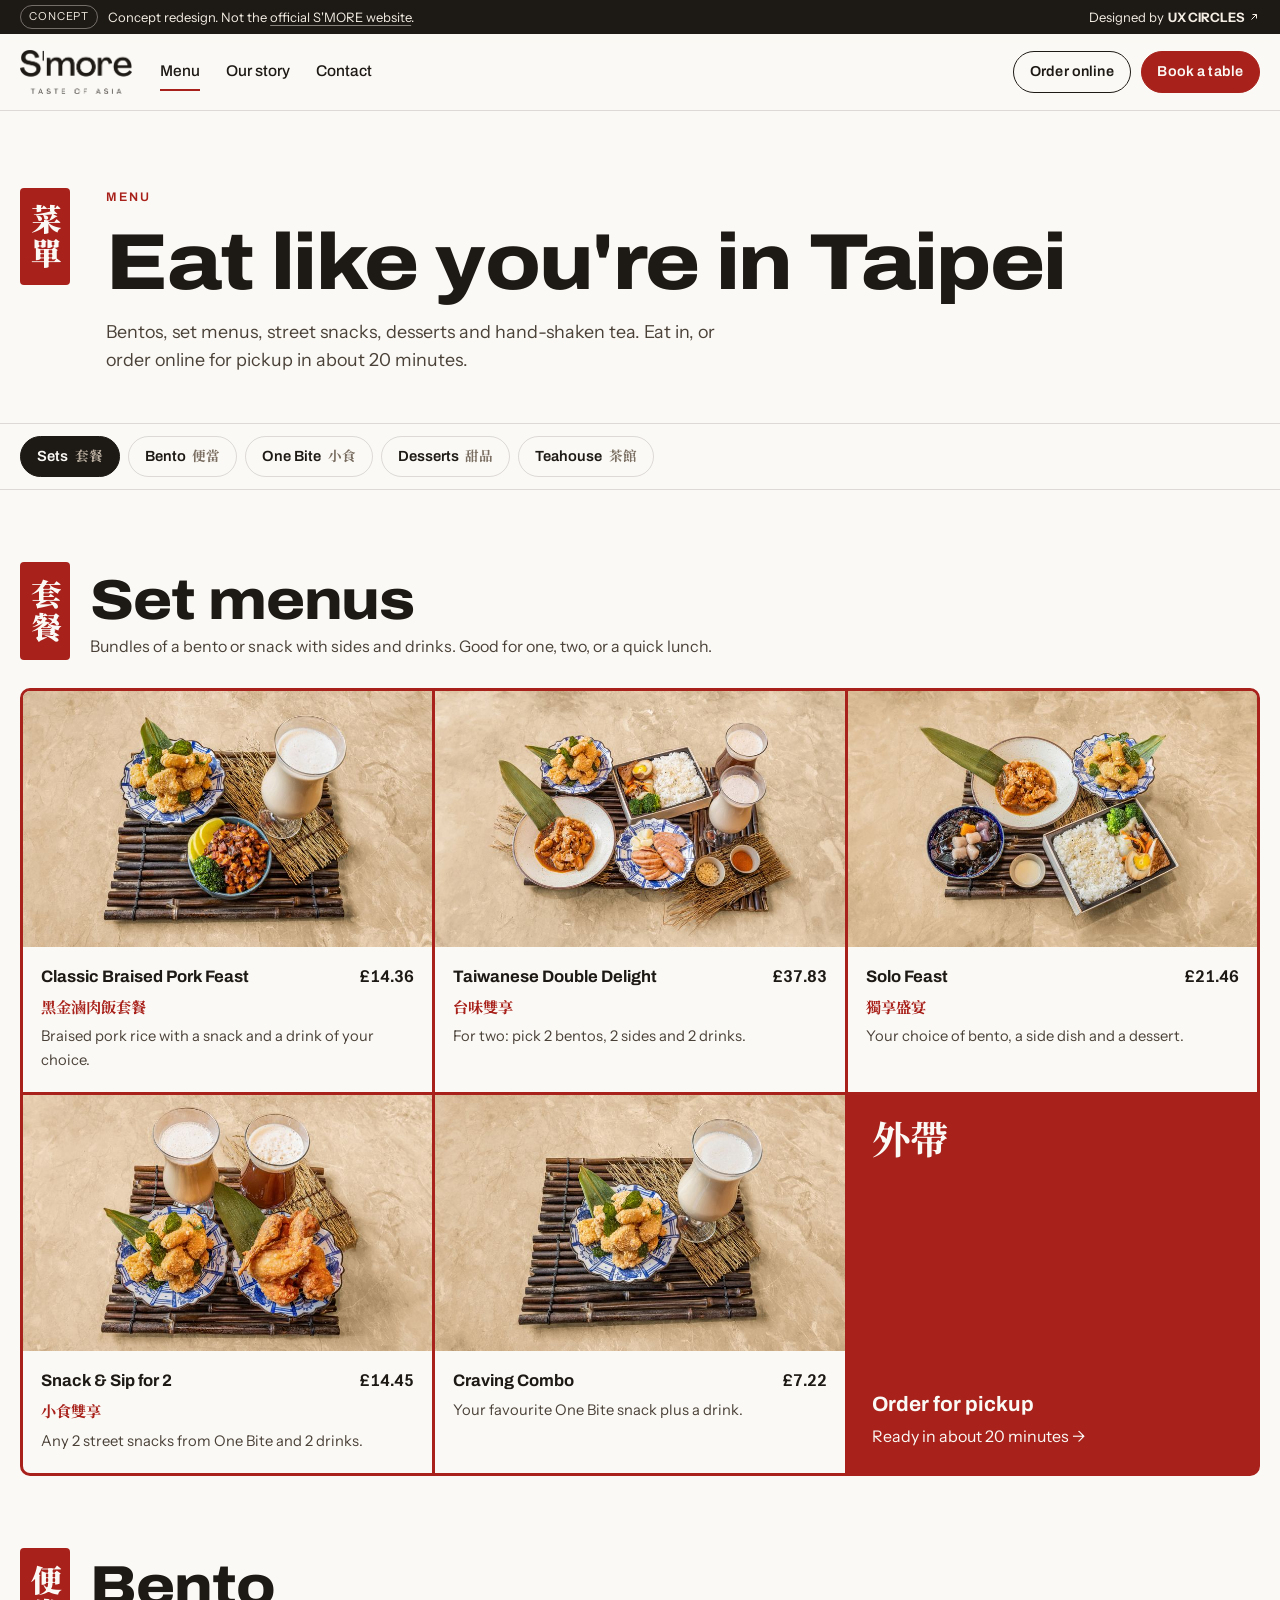
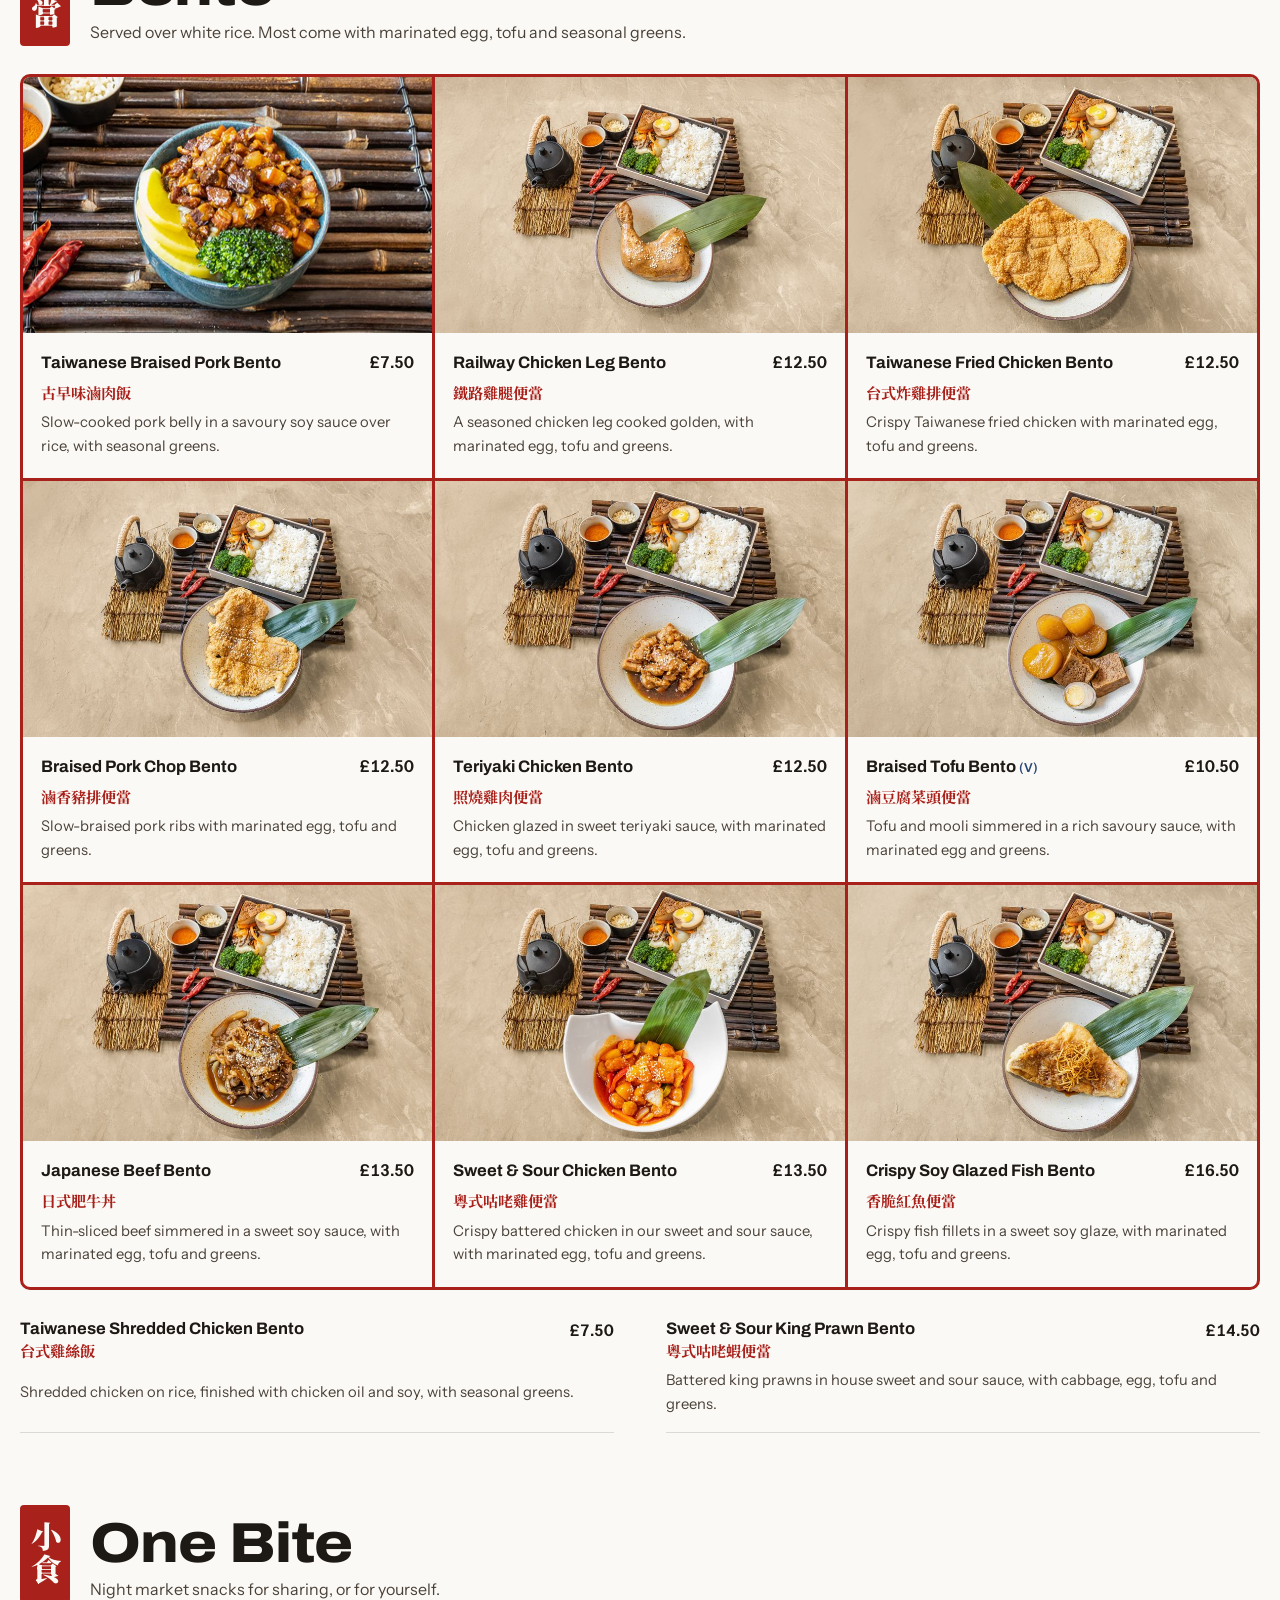
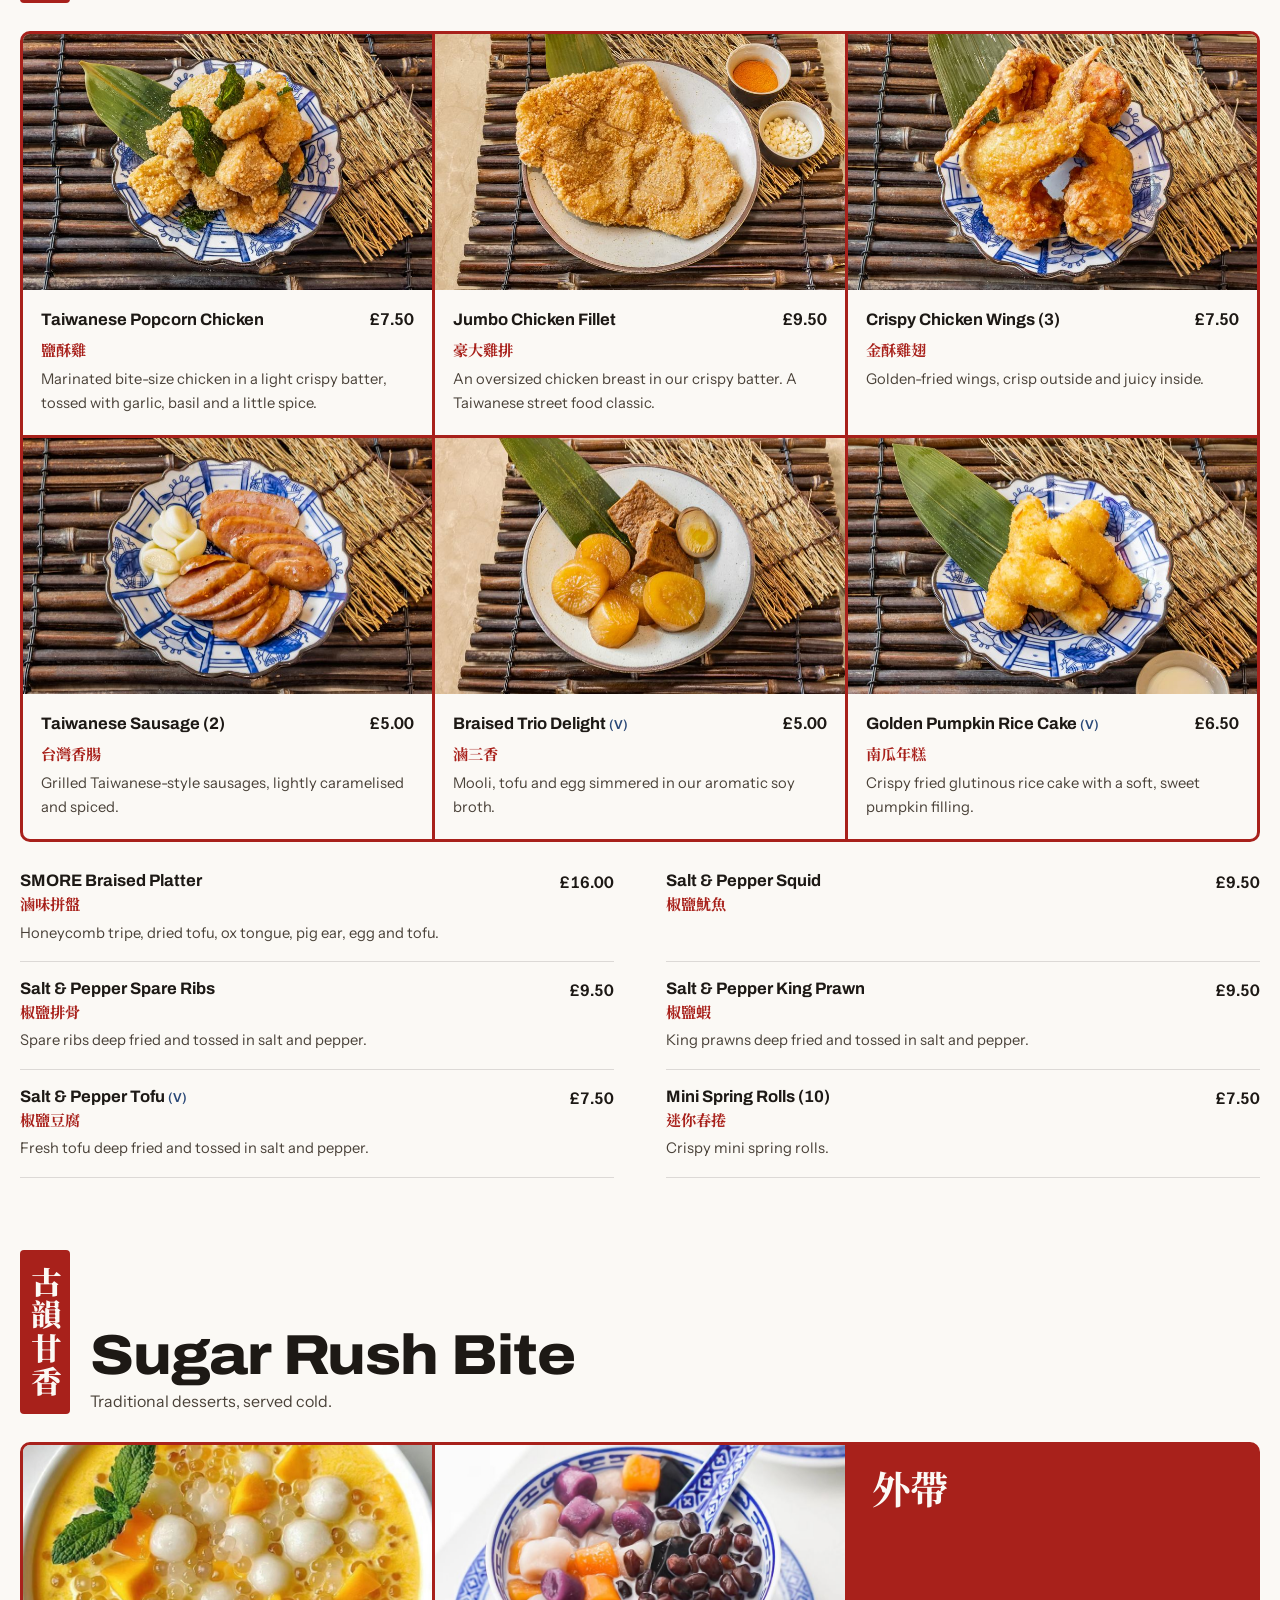
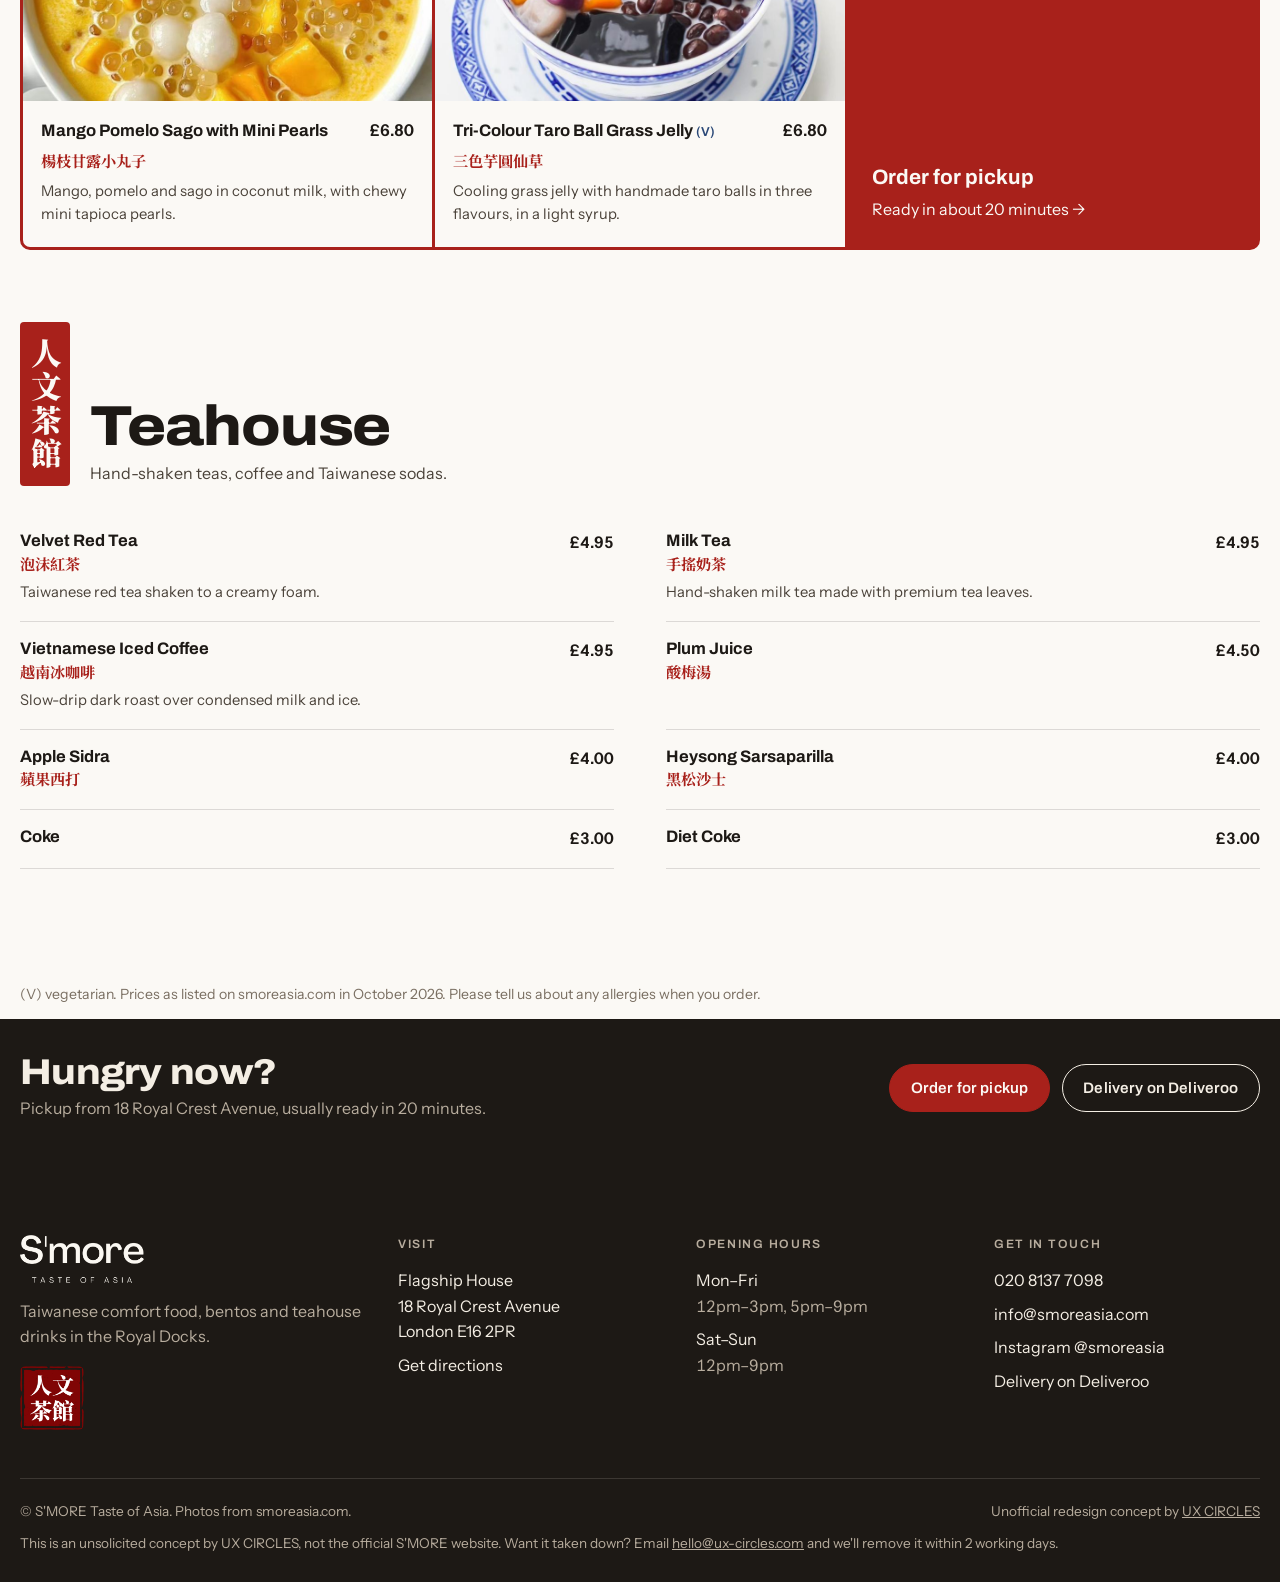
<file: menu.html>
<!DOCTYPE html>
<html lang="en-GB">
<head>
  <meta charset="utf-8">
  <meta name="viewport" content="width=device-width, initial-scale=1, viewport-fit=cover">
  <title>Menu · S'MORE Taste of Asia</title>
  <meta name="claude:viewport-fit-sides" content="cover">
  <meta name="description" content="Bentos, set menus, Taiwanese street snacks, desserts and teahouse drinks, with prices.">
  <meta name="theme-color" content="#fbf9f5">
  <meta name="robots" content="noindex, nofollow">
  <link rel="icon" href="assets/img/seal-teahouse.png">
  <link rel="preconnect" href="https://fonts.googleapis.com">
  <link rel="preconnect" href="https://fonts.gstatic.com" crossorigin>
  <link href="https://fonts.googleapis.com/css2?family=Archivo:wdth,wght@100..125,400..800&family=Instrument+Sans:wght@400;500;600&family=Noto+Serif+TC:wght@700;900&display=swap" rel="stylesheet">
  <link rel="stylesheet" href="assets/css/style.css">
</head>
<body>
<div class="concept-bar" role="note">
  <div class="wrap concept-inner">
    <p><span class="concept-tag">Concept</span><span class="concept-long">Concept redesign. Not the <a class="concept-official" href="https://www.smoreasia.com" target="_blank" rel="noopener">official S'MORE website</a>.</span></p>
    <a href="https://ux-circles.com/restaurants" target="_blank" rel="noopener">Designed by <strong>UX CIRCLES</strong> <svg width="12" height="12" viewBox="0 0 24 24" fill="none" stroke="currentColor" stroke-width="2" aria-hidden="true"><path d="M7 17 17 7M9 7h8v8"/></svg></a>
  </div>
</div>
<header class="site-header">
  <div class="wrap site-header__inner">
    <a class="logo" href="index.html"><img src="assets/img/logo-ink.png" alt="S'MORE Taste of Asia" width="932" height="362"></a>
    <nav class="main-nav" aria-label="Main">
        <a href="menu.html" aria-current="page">Menu</a>
        <a href="our-story.html">Our story</a>
        <a href="contact.html">Contact</a>
    </nav>
    <div class="header-actions">
      <a class="btn btn--ghost" href="https://www.smoreasia.com/order-online" target="_blank" rel="noopener">Order online</a>
      <a class="btn btn--red" href="reservations.html">Book a table</a>
    </div>
    <button class="nav-toggle" type="button" data-nav-open aria-expanded="false" aria-controls="mobile-nav" aria-label="Open menu"><svg viewBox="0 0 20 20" fill="none" stroke="currentColor" stroke-width="1.6" aria-hidden="true"><path d="M3 6h14M3 10h14M3 14h14"/></svg></button>
  </div>
</header>
<nav class="mobile-cta" aria-label="Quick actions">
  <a class="btn btn--ghost" href="https://www.smoreasia.com/order-online" target="_blank" rel="noopener">Order online</a>
  <a class="btn btn--red" href="reservations.html">Book a table</a>
</nav>
<div class="mobile-nav" id="mobile-nav" hidden>
  <div class="mobile-nav__top">
    <img src="assets/img/logo-paper.png" alt="S'MORE Taste of Asia" width="932" height="362">
    <button class="nav-toggle" type="button" data-nav-close aria-label="Close menu"><svg viewBox="0 0 20 20" fill="none" stroke="currentColor" stroke-width="1.6" aria-hidden="true"><path d="M5 5l10 10M15 5L5 15"/></svg></button>
  </div>
  <nav aria-label="Mobile">
    <ul>
      <li><a href="index.html">Home <span lang="zh-Hant">首頁</span></a></li>
      <li><a href="menu.html" aria-current="page">Menu <span lang="zh-Hant">菜單</span></a></li>
      <li><a href="our-story.html">Our story <span lang="zh-Hant">故事</span></a></li>
      <li><a href="contact.html">Contact <span lang="zh-Hant">聯絡</span></a></li>
      <li><a href="reservations.html">Book a table <span lang="zh-Hant">訂位</span></a></li>
    </ul>
  </nav>
  <a class="btn btn--light" href="https://www.smoreasia.com/order-online" target="_blank" rel="noopener">Order online for pickup</a>
  <p class="mobile-nav__info">18 Royal Crest Avenue, London E16 2PR<br>020 8137 7098 · info@smoreasia.com</p>
</div>
<main>
  <section class="page-head">
    <div class="wrap page-head__grid">
      <span class="seal" lang="zh-Hant" aria-hidden="true">菜單</span>
      <div class="page-head__text">
        <p class="eyebrow">Menu</p>
        <h1 class="display display--xl">Eat like you're in Taipei</h1>
        <p class="lede">Bentos, set menus, street snacks, desserts and hand-shaken tea. Eat in, or order online for pickup in about 20 minutes.</p>
      </div>
    </div>
  </section>
  <nav class="menu-nav" aria-label="Menu sections">
    <div class="wrap menu-nav__inner">
      <a class="chip" href="#sets" aria-current="true">Sets <span lang="zh-Hant">套餐</span></a>
      <a class="chip" href="#bento" aria-current="false">Bento <span lang="zh-Hant">便當</span></a>
      <a class="chip" href="#one-bite" aria-current="false">One Bite <span lang="zh-Hant">小食</span></a>
      <a class="chip" href="#sweet" aria-current="false">Desserts <span lang="zh-Hant">甜品</span></a>
      <a class="chip" href="#drinks" aria-current="false">Teahouse <span lang="zh-Hant">茶館</span></a>
    </div>
  </nav>
  <div id="menu-root">
    <div class="wrap menu-cat"><p>Loading the menu…</p></div>
  </div>
  <div class="wrap"><p class="menu-note">(V) vegetarian. Prices as listed on smoreasia.com in October 2026. Please tell us about any allergies when you order.</p></div>
  <section class="order-cta" aria-label="Order">
    <div class="wrap order-cta__inner">
      <div>
        <h2 class="display display--md">Hungry now?</h2>
        <p>Pickup from 18 Royal Crest Avenue, usually ready in 20 minutes.</p>
      </div>
      <div class="btn-row">
        <a class="btn btn--red" href="https://www.smoreasia.com/order-online" target="_blank" rel="noopener">Order for pickup</a>
        <a class="btn btn--light" href="https://deliveroo.co.uk/menu/london/canning-town/oisoi-royal-wharf" target="_blank" rel="noopener">Delivery on Deliveroo</a>
      </div>
    </div>
  </section>
</main>
<footer class="site-footer">
  <div class="wrap">
    <div class="footer-grid">
      <div class="footer-brand">
        <img class="logo-img" src="assets/img/logo-paper.png" alt="S'MORE Taste of Asia" width="932" height="362">
        <p>Taiwanese comfort food, bentos and teahouse drinks in the Royal Docks.</p>
        <img class="footer-seal" src="assets/img/seal-teahouse.png" alt="人文茶館 teahouse seal" width="240" height="240">
      </div>
      <div>
        <h2>Visit</h2>
        <ul>
          <li>Flagship House<br>18 Royal Crest Avenue<br>London E16 2PR</li>
          <li><a href="https://www.google.com/maps/search/?api=1&query=S%27MORE+Taste+of+Asia%2C+18+Royal+Crest+Avenue%2C+London+E16+2PR" target="_blank" rel="noopener">Get directions</a></li>
        </ul>
      </div>
      <div>
        <h2>Opening hours</h2>
        <ul class="footer-hours">
          <li><span>Mon–Fri</span>12pm–3pm, 5pm–9pm</li>
          <li><span>Sat–Sun</span>12pm–9pm</li>
        </ul>
      </div>
      <div>
        <h2>Get in touch</h2>
        <ul>
          <li><a href="tel:+442081377098">020 8137 7098</a></li>
          <li><a href="mailto:info@smoreasia.com">info@smoreasia.com</a></li>
          <li><a href="https://www.instagram.com/smoreasia/" target="_blank" rel="noopener">Instagram @smoreasia</a></li>
          <li><a href="https://deliveroo.co.uk/menu/london/canning-town/oisoi-royal-wharf" target="_blank" rel="noopener">Delivery on Deliveroo</a></li>
        </ul>
      </div>
    </div>
    <div class="footer-base">
      <span>© S'MORE Taste of Asia. Photos from smoreasia.com.</span>
      <span>Unofficial redesign concept by <a href="https://ux-circles.com/restaurants" target="_blank" rel="noopener">UX CIRCLES</a></span>
      <span data-takedown style="flex-basis: 100%; margin: 0;">This is an unsolicited concept by UX CIRCLES, not the official S'MORE website. Want it taken down? Email <a href="mailto:hello@ux-circles.com">hello@ux-circles.com</a> and we'll remove it within 2 working days.</span>
    </div>
  </div>
</footer>
<script src="assets/js/menu-data.js"></script>
<script src="assets/js/main.js"></script>
</body>
</html>
</file>
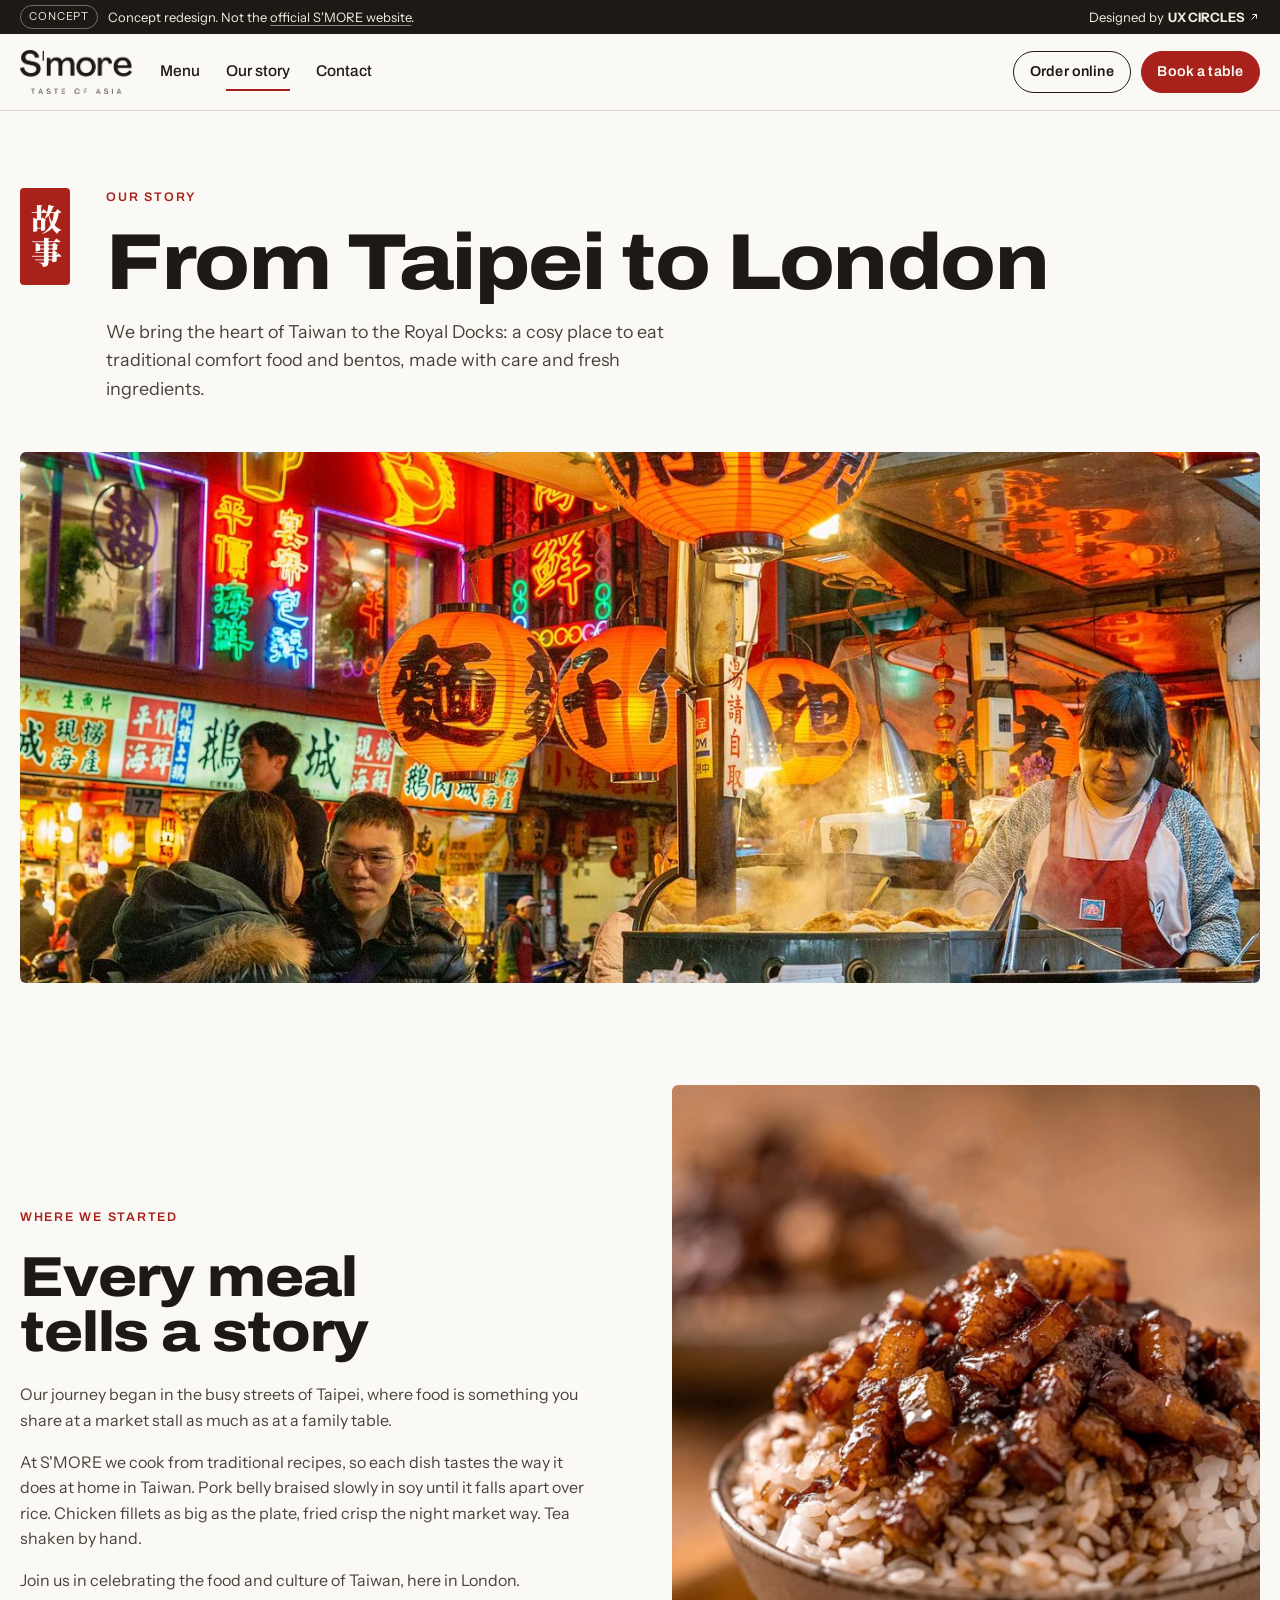
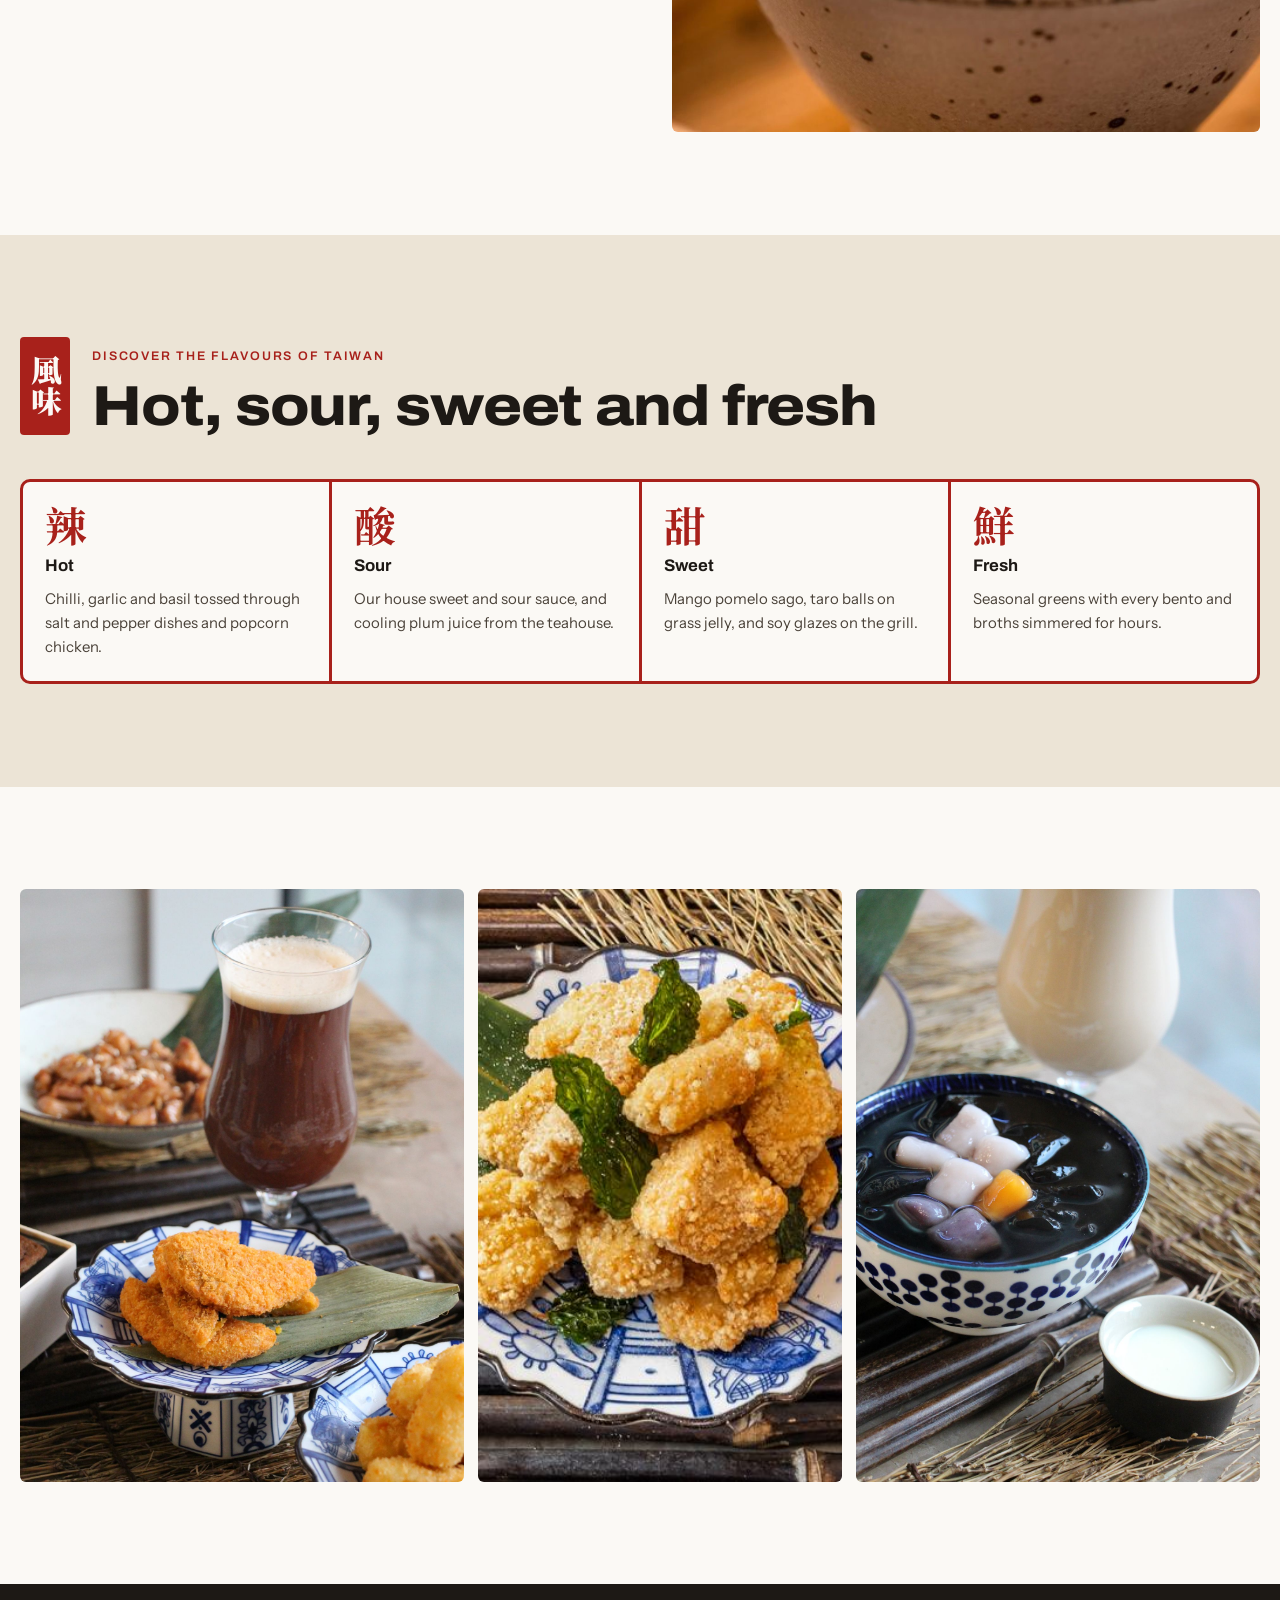
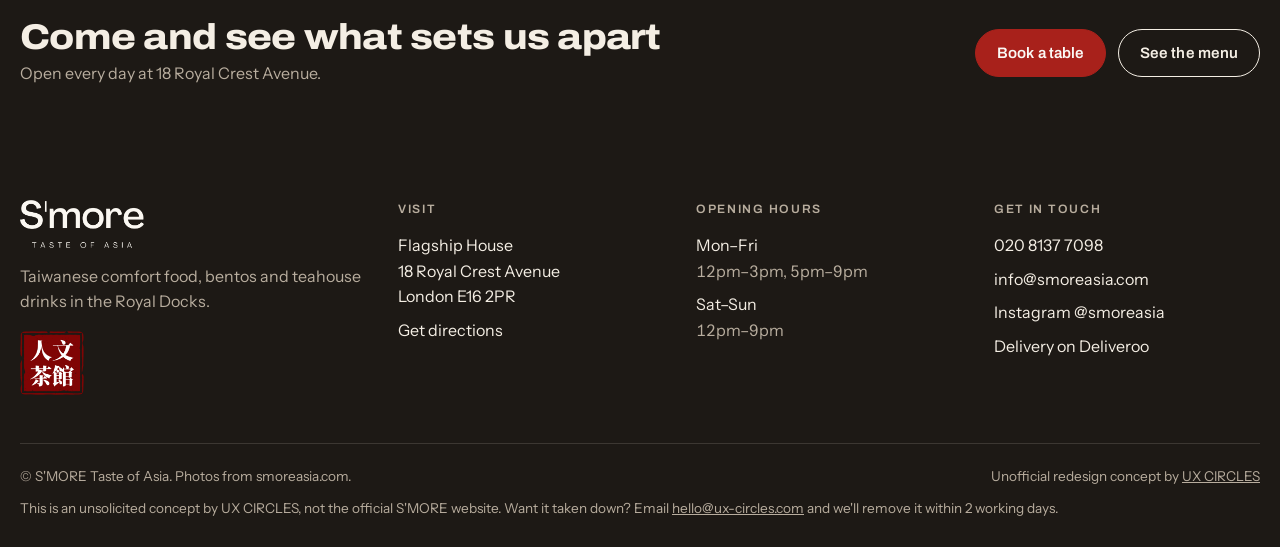
<file: our-story.html>
<!DOCTYPE html>
<html lang="en-GB">
<head>
  <meta charset="utf-8">
  <meta name="viewport" content="width=device-width, initial-scale=1, viewport-fit=cover">
  <title>Our story · S'MORE Taste of Asia</title>
  <meta name="claude:viewport-fit-sides" content="cover">
  <meta name="description" content="How S'MORE brings Taiwanese comfort food from Taipei to the Royal Docks.">
  <meta name="theme-color" content="#fbf9f5">
  <meta name="robots" content="noindex, nofollow">
  <link rel="icon" href="assets/img/seal-teahouse.png">
  <link rel="preconnect" href="https://fonts.googleapis.com">
  <link rel="preconnect" href="https://fonts.gstatic.com" crossorigin>
  <link href="https://fonts.googleapis.com/css2?family=Archivo:wdth,wght@100..125,400..800&family=Instrument+Sans:wght@400;500;600&family=Noto+Serif+TC:wght@700;900&display=swap" rel="stylesheet">
  <link rel="stylesheet" href="assets/css/style.css">
</head>
<body>
<div class="concept-bar" role="note">
  <div class="wrap concept-inner">
    <p><span class="concept-tag">Concept</span><span class="concept-long">Concept redesign. Not the <a class="concept-official" href="https://www.smoreasia.com" target="_blank" rel="noopener">official S'MORE website</a>.</span></p>
    <a href="https://ux-circles.com/restaurants" target="_blank" rel="noopener">Designed by <strong>UX CIRCLES</strong> <svg width="12" height="12" viewBox="0 0 24 24" fill="none" stroke="currentColor" stroke-width="2" aria-hidden="true"><path d="M7 17 17 7M9 7h8v8"/></svg></a>
  </div>
</div>
<header class="site-header">
  <div class="wrap site-header__inner">
    <a class="logo" href="index.html"><img src="assets/img/logo-ink.png" alt="S'MORE Taste of Asia" width="932" height="362"></a>
    <nav class="main-nav" aria-label="Main">
        <a href="menu.html">Menu</a>
        <a href="our-story.html" aria-current="page">Our story</a>
        <a href="contact.html">Contact</a>
    </nav>
    <div class="header-actions">
      <a class="btn btn--ghost" href="https://www.smoreasia.com/order-online" target="_blank" rel="noopener">Order online</a>
      <a class="btn btn--red" href="reservations.html">Book a table</a>
    </div>
    <button class="nav-toggle" type="button" data-nav-open aria-expanded="false" aria-controls="mobile-nav" aria-label="Open menu"><svg viewBox="0 0 20 20" fill="none" stroke="currentColor" stroke-width="1.6" aria-hidden="true"><path d="M3 6h14M3 10h14M3 14h14"/></svg></button>
  </div>
</header>
<nav class="mobile-cta" aria-label="Quick actions">
  <a class="btn btn--ghost" href="https://www.smoreasia.com/order-online" target="_blank" rel="noopener">Order online</a>
  <a class="btn btn--red" href="reservations.html">Book a table</a>
</nav>
<div class="mobile-nav" id="mobile-nav" hidden>
  <div class="mobile-nav__top">
    <img src="assets/img/logo-paper.png" alt="S'MORE Taste of Asia" width="932" height="362">
    <button class="nav-toggle" type="button" data-nav-close aria-label="Close menu"><svg viewBox="0 0 20 20" fill="none" stroke="currentColor" stroke-width="1.6" aria-hidden="true"><path d="M5 5l10 10M15 5L5 15"/></svg></button>
  </div>
  <nav aria-label="Mobile">
    <ul>
      <li><a href="index.html">Home <span lang="zh-Hant">首頁</span></a></li>
      <li><a href="menu.html">Menu <span lang="zh-Hant">菜單</span></a></li>
      <li><a href="our-story.html" aria-current="page">Our story <span lang="zh-Hant">故事</span></a></li>
      <li><a href="contact.html">Contact <span lang="zh-Hant">聯絡</span></a></li>
      <li><a href="reservations.html">Book a table <span lang="zh-Hant">訂位</span></a></li>
    </ul>
  </nav>
  <a class="btn btn--light" href="https://www.smoreasia.com/order-online" target="_blank" rel="noopener">Order online for pickup</a>
  <p class="mobile-nav__info">18 Royal Crest Avenue, London E16 2PR<br>020 8137 7098 · info@smoreasia.com</p>
</div>
<main>
  <section class="page-head" style="border-bottom:0">
    <div class="wrap page-head__grid">
      <span class="seal" lang="zh-Hant" aria-hidden="true">故事</span>
      <div class="page-head__text">
        <p class="eyebrow">Our story</p>
        <h1 class="display display--xl">From Taipei to London</h1>
        <p class="lede">We bring the heart of Taiwan to the Royal Docks: a cosy place to eat traditional comfort food and bentos, made with care and fresh ingredients.</p>
      </div>
    </div>
  </section>
  <div class="wrap story-hero"><img src="assets/img/night-market.jpg" alt="A busy Taiwanese night market stall under red lanterns" width="1400" height="933"></div>

  <section class="section" aria-labelledby="journey-h">
    <div class="wrap split">
      <div class="split__copy">
        <p class="eyebrow">Where we started</p>
        <h2 class="display display--lg" id="journey-h">Every meal tells a story</h2>
        <div class="prose">
          <p>Our journey began in the busy streets of Taipei, where food is something you share at a market stall as much as at a family table.</p>
          <p>At S'MORE we cook from traditional recipes, so each dish tastes the way it does at home in Taiwan. Pork belly braised slowly in soy until it falls apart over rice. Chicken fillets as big as the plate, fried crisp the night market way. Tea shaken by hand.</p>
          <p>Join us in celebrating the food and culture of Taiwan, here in London.</p>
        </div>
      </div>
      <div class="split__media"><img src="assets/img/braised-pork-closeup.jpg" alt="A bowl of braised pork rice" loading="lazy" width="1287" height="1568"></div>
    </div>
  </section>

  <section class="section section--stone" aria-labelledby="flavours-h">
    <div class="wrap">
      <div class="section-head">
        <span class="seal" lang="zh-Hant" aria-hidden="true">風味</span>
        <div class="section-head__text">
          <p class="eyebrow">Discover the flavours of Taiwan</p>
          <h2 class="display display--lg" id="flavours-h">Hot, sour, sweet and fresh</h2>
        </div>
      </div>
      <div class="flavours">
        <div class="flavour"><span class="han" lang="zh-Hant" aria-hidden="true">辣</span><h3>Hot</h3><p>Chilli, garlic and basil tossed through salt and pepper dishes and popcorn chicken.</p></div>
        <div class="flavour"><span class="han" lang="zh-Hant" aria-hidden="true">酸</span><h3>Sour</h3><p>Our house sweet and sour sauce, and cooling plum juice from the teahouse.</p></div>
        <div class="flavour"><span class="han" lang="zh-Hant" aria-hidden="true">甜</span><h3>Sweet</h3><p>Mango pomelo sago, taro balls on grass jelly, and soy glazes on the grill.</p></div>
        <div class="flavour"><span class="han" lang="zh-Hant" aria-hidden="true">鮮</span><h3>Fresh</h3><p>Seasonal greens with every bento and broths simmered for hours.</p></div>
      </div>
    </div>
  </section>

  <section class="section" aria-label="Photos">
    <div class="wrap gallery">
      <img src="assets/img/tea-pour.jpg" alt="Tea being poured beside fried chicken and peanuts" loading="lazy" width="1400" height="2100">
      <img src="assets/img/dishes/popcorn-chicken.jpg" alt="Taiwanese popcorn chicken with fried basil" loading="lazy" width="900" height="506">
      <img src="assets/img/dessert-tea.jpg" alt="Taro balls on grass jelly with a glass of milk tea" loading="lazy" width="1400" height="2100">
    </div>
  </section>

  <section class="order-cta" aria-label="Book">
    <div class="wrap order-cta__inner">
      <div>
        <h2 class="display display--md">Come and see what sets us apart</h2>
        <p>Open every day at 18 Royal Crest Avenue.</p>
      </div>
      <div class="btn-row"><a class="btn btn--red" href="reservations.html">Book a table</a><a class="btn btn--light" href="menu.html">See the menu</a></div>
    </div>
  </section>
</main>
<footer class="site-footer">
  <div class="wrap">
    <div class="footer-grid">
      <div class="footer-brand">
        <img class="logo-img" src="assets/img/logo-paper.png" alt="S'MORE Taste of Asia" width="932" height="362">
        <p>Taiwanese comfort food, bentos and teahouse drinks in the Royal Docks.</p>
        <img class="footer-seal" src="assets/img/seal-teahouse.png" alt="人文茶館 teahouse seal" width="240" height="240">
      </div>
      <div>
        <h2>Visit</h2>
        <ul>
          <li>Flagship House<br>18 Royal Crest Avenue<br>London E16 2PR</li>
          <li><a href="https://www.google.com/maps/search/?api=1&query=S%27MORE+Taste+of+Asia%2C+18+Royal+Crest+Avenue%2C+London+E16+2PR" target="_blank" rel="noopener">Get directions</a></li>
        </ul>
      </div>
      <div>
        <h2>Opening hours</h2>
        <ul class="footer-hours">
          <li><span>Mon–Fri</span>12pm–3pm, 5pm–9pm</li>
          <li><span>Sat–Sun</span>12pm–9pm</li>
        </ul>
      </div>
      <div>
        <h2>Get in touch</h2>
        <ul>
          <li><a href="tel:+442081377098">020 8137 7098</a></li>
          <li><a href="mailto:info@smoreasia.com">info@smoreasia.com</a></li>
          <li><a href="https://www.instagram.com/smoreasia/" target="_blank" rel="noopener">Instagram @smoreasia</a></li>
          <li><a href="https://deliveroo.co.uk/menu/london/canning-town/oisoi-royal-wharf" target="_blank" rel="noopener">Delivery on Deliveroo</a></li>
        </ul>
      </div>
    </div>
    <div class="footer-base">
      <span>© S'MORE Taste of Asia. Photos from smoreasia.com.</span>
      <span>Unofficial redesign concept by <a href="https://ux-circles.com/restaurants" target="_blank" rel="noopener">UX CIRCLES</a></span>
      <span data-takedown style="flex-basis: 100%; margin: 0;">This is an unsolicited concept by UX CIRCLES, not the official S'MORE website. Want it taken down? Email <a href="mailto:hello@ux-circles.com">hello@ux-circles.com</a> and we'll remove it within 2 working days.</span>
    </div>
  </div>
</footer>
<script src="assets/js/main.js"></script>
</body>
</html>
</file>
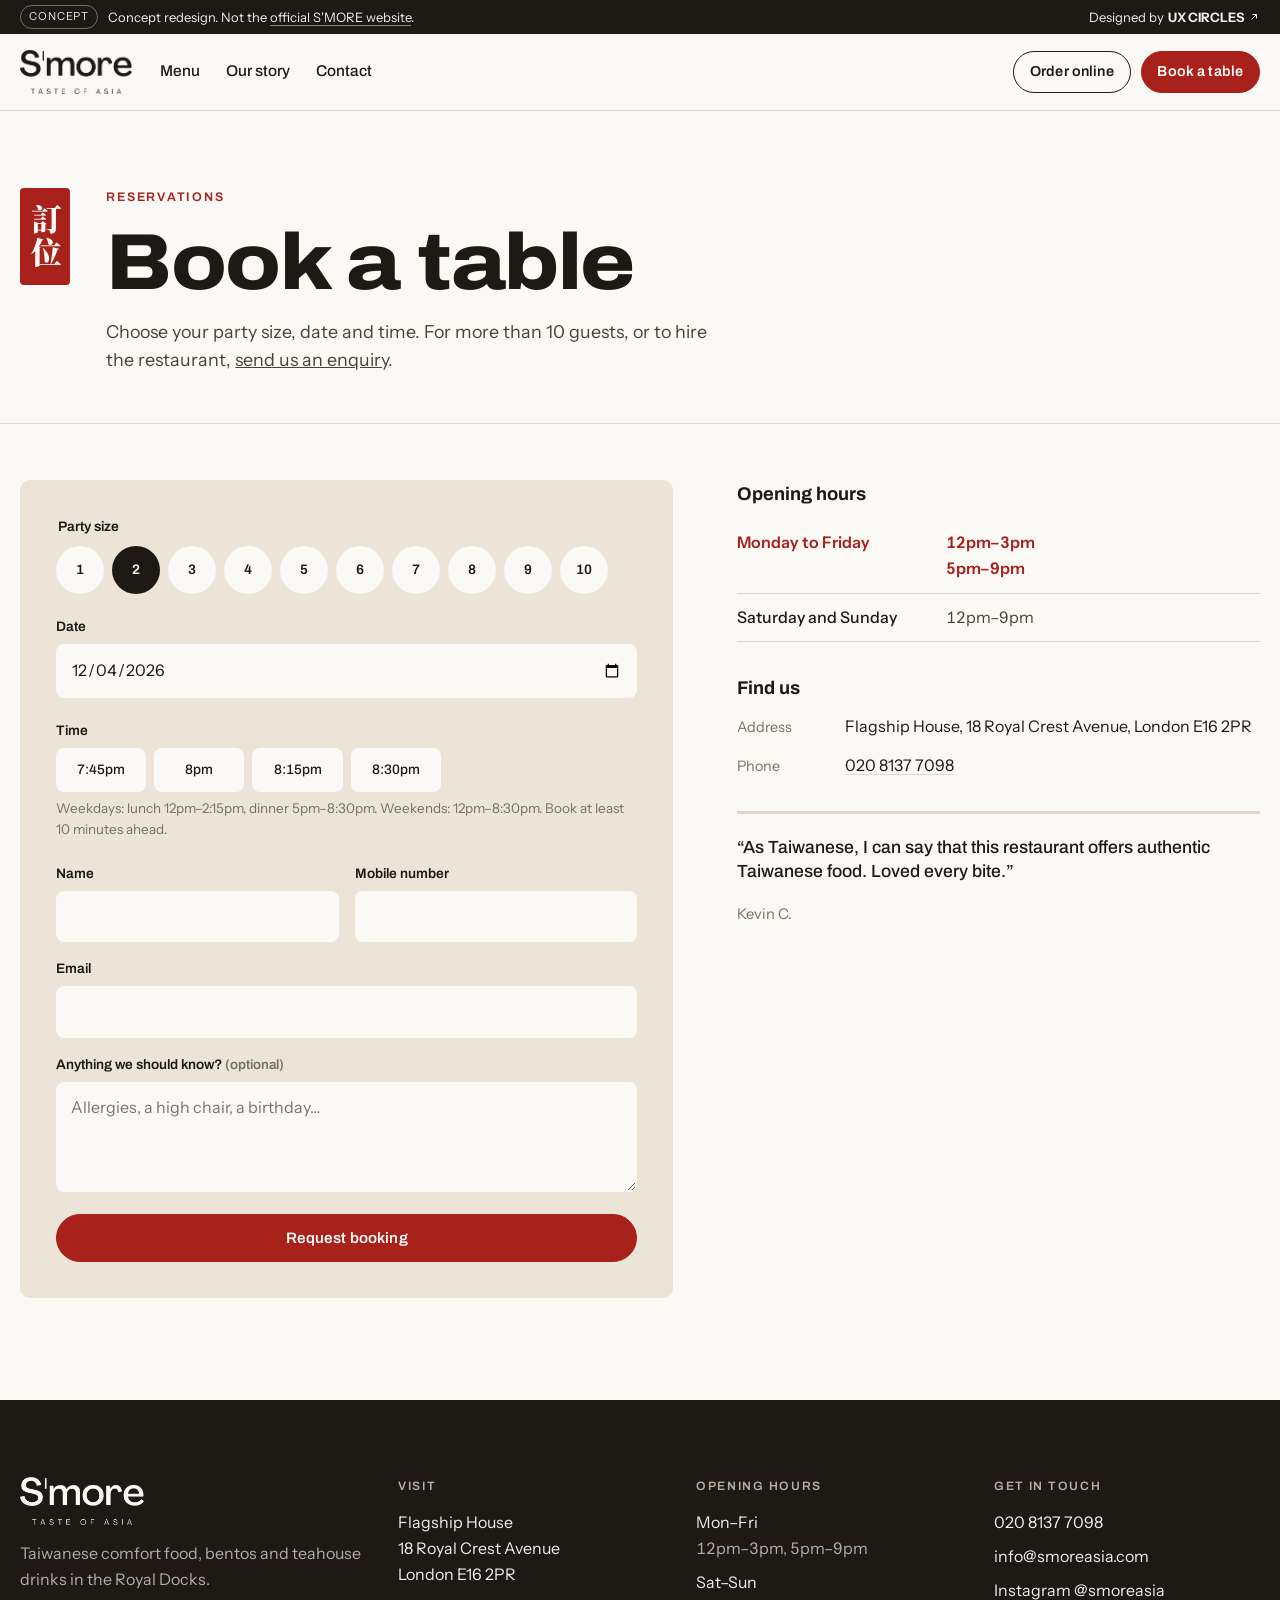
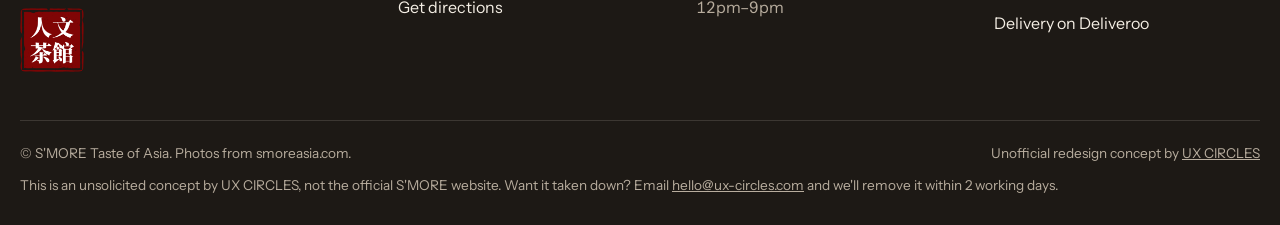
<file: reservations.html>
<!DOCTYPE html>
<html lang="en-GB">
<head>
  <meta charset="utf-8">
  <meta name="viewport" content="width=device-width, initial-scale=1, viewport-fit=cover">
  <title>Book a table · S'MORE Taste of Asia</title>
  <meta name="claude:viewport-fit-sides" content="cover">
  <meta name="description" content="Reserve a table at S'MORE Taste of Asia, 18 Royal Crest Avenue, London E16 2PR.">
  <meta name="theme-color" content="#fbf9f5">
  <meta name="robots" content="noindex, nofollow">
  <link rel="icon" href="assets/img/seal-teahouse.png">
  <link rel="preconnect" href="https://fonts.googleapis.com">
  <link rel="preconnect" href="https://fonts.gstatic.com" crossorigin>
  <link href="https://fonts.googleapis.com/css2?family=Archivo:wdth,wght@100..125,400..800&family=Instrument+Sans:wght@400;500;600&family=Noto+Serif+TC:wght@700;900&display=swap" rel="stylesheet">
  <link rel="stylesheet" href="assets/css/style.css">
</head>
<body>
<div class="concept-bar" role="note">
  <div class="wrap concept-inner">
    <p><span class="concept-tag">Concept</span><span class="concept-long">Concept redesign. Not the <a class="concept-official" href="https://www.smoreasia.com" target="_blank" rel="noopener">official S'MORE website</a>.</span></p>
    <a href="https://ux-circles.com/restaurants" target="_blank" rel="noopener">Designed by <strong>UX CIRCLES</strong> <svg width="12" height="12" viewBox="0 0 24 24" fill="none" stroke="currentColor" stroke-width="2" aria-hidden="true"><path d="M7 17 17 7M9 7h8v8"/></svg></a>
  </div>
</div>
<header class="site-header">
  <div class="wrap site-header__inner">
    <a class="logo" href="index.html"><img src="assets/img/logo-ink.png" alt="S'MORE Taste of Asia" width="932" height="362"></a>
    <nav class="main-nav" aria-label="Main">
        <a href="menu.html">Menu</a>
        <a href="our-story.html">Our story</a>
        <a href="contact.html">Contact</a>
    </nav>
    <div class="header-actions">
      <a class="btn btn--ghost" href="https://www.smoreasia.com/order-online" target="_blank" rel="noopener">Order online</a>
      <a class="btn btn--red" href="reservations.html">Book a table</a>
    </div>
    <button class="nav-toggle" type="button" data-nav-open aria-expanded="false" aria-controls="mobile-nav" aria-label="Open menu"><svg viewBox="0 0 20 20" fill="none" stroke="currentColor" stroke-width="1.6" aria-hidden="true"><path d="M3 6h14M3 10h14M3 14h14"/></svg></button>
  </div>
</header>
<nav class="mobile-cta" aria-label="Quick actions">
  <a class="btn btn--ghost" href="https://www.smoreasia.com/order-online" target="_blank" rel="noopener">Order online</a>
  <a class="btn btn--red" href="reservations.html">Book a table</a>
</nav>
<div class="mobile-nav" id="mobile-nav" hidden>
  <div class="mobile-nav__top">
    <img src="assets/img/logo-paper.png" alt="S'MORE Taste of Asia" width="932" height="362">
    <button class="nav-toggle" type="button" data-nav-close aria-label="Close menu"><svg viewBox="0 0 20 20" fill="none" stroke="currentColor" stroke-width="1.6" aria-hidden="true"><path d="M5 5l10 10M15 5L5 15"/></svg></button>
  </div>
  <nav aria-label="Mobile">
    <ul>
      <li><a href="index.html">Home <span lang="zh-Hant">首頁</span></a></li>
      <li><a href="menu.html">Menu <span lang="zh-Hant">菜單</span></a></li>
      <li><a href="our-story.html">Our story <span lang="zh-Hant">故事</span></a></li>
      <li><a href="contact.html">Contact <span lang="zh-Hant">聯絡</span></a></li>
      <li><a href="reservations.html" aria-current="page">Book a table <span lang="zh-Hant">訂位</span></a></li>
    </ul>
  </nav>
  <a class="btn btn--light" href="https://www.smoreasia.com/order-online" target="_blank" rel="noopener">Order online for pickup</a>
  <p class="mobile-nav__info">18 Royal Crest Avenue, London E16 2PR<br>020 8137 7098 · info@smoreasia.com</p>
</div>
<main>
  <section class="page-head">
    <div class="wrap page-head__grid">
      <span class="seal" lang="zh-Hant" aria-hidden="true">訂位</span>
      <div class="page-head__text">
        <p class="eyebrow">Reservations</p>
        <h1 class="display display--xl">Book a table</h1>
        <p class="lede">Choose your party size, date and time. For more than 10 guests, or to hire the restaurant, <a href="contact.html#enquire">send us an enquiry</a>.</p>
      </div>
    </div>
  </section>
  <section class="section" style="padding-top:clamp(32px,5vw,56px)">
    <div class="wrap form-layout">
      <div>
        <form class="form-card" id="booking-form" data-concept="booking-done" novalidate>
          <fieldset class="party field field--full">
            <legend>Party size</legend>
            <label for="p1"><input type="radio" name="party" id="p1" value="1">1</label>
            <label for="p2"><input type="radio" name="party" id="p2" value="2" checked>2</label>
            <label for="p3"><input type="radio" name="party" id="p3" value="3">3</label>
            <label for="p4"><input type="radio" name="party" id="p4" value="4">4</label>
            <label for="p5"><input type="radio" name="party" id="p5" value="5">5</label>
            <label for="p6"><input type="radio" name="party" id="p6" value="6">6</label>
            <label for="p7"><input type="radio" name="party" id="p7" value="7">7</label>
            <label for="p8"><input type="radio" name="party" id="p8" value="8">8</label>
            <label for="p9"><input type="radio" name="party" id="p9" value="9">9</label>
            <label for="p10"><input type="radio" name="party" id="p10" value="10">10</label>
            <span class="field__hint" id="b-deposit" style="flex-basis:100%" hidden></span>
          </fieldset>
          <div class="field">
            <label for="b-date">Date</label>
            <input type="date" id="b-date" name="date" required>
          </div>
          <div class="field field--full">
            <span class="field__label" style="font-family:var(--font-display);font-weight:600;font-size:.86rem">Time</span>
            <div class="slots" id="b-slots" role="group" aria-label="Available times"></div>
            <span class="field__hint">Weekdays: lunch 12pm–2:15pm, dinner 5pm–8:30pm. Weekends: 12pm–8:30pm. Book at least 10 minutes ahead.</span>
          </div>
          <div class="form-grid">
            <div class="field"><label for="b-name">Name</label><input id="b-name" name="name" autocomplete="name" required></div>
            <div class="field"><label for="b-phone">Mobile number</label><input id="b-phone" name="phone" type="tel" autocomplete="tel" required></div>
            <div class="field field--full"><label for="b-email">Email</label><input id="b-email" name="email" type="email" autocomplete="email" required></div>
            <div class="field field--full"><label for="b-notes">Anything we should know? <span class="field__hint">(optional)</span></label><textarea id="b-notes" name="notes" placeholder="Allergies, a high chair, a birthday…"></textarea></div>
          </div>
          <button class="btn btn--red" type="submit">Request booking</button>
        </form>
        <div class="form-done" id="booking-done" tabindex="-1" hidden>
          <h2>Request received</h2>
          <p data-summary></p>
          <p>This is a design concept, so no booking was made. To book for real, call 020 8137 7098 or use smoreasia.com.</p>
        </div>
      </div>
      <aside class="aside">
        <div>
          <h2>Opening hours</h2>
          <table class="hours"><caption class="sr-only">Opening hours</caption>
          <tr data-days="1 2 3 4 5"><th scope="row">Monday to Friday</th><td>12pm–3pm<br>5pm–9pm</td></tr>
          <tr data-days="0 6"><th scope="row">Saturday and Sunday</th><td>12pm–9pm</td></tr>
          </table>
        </div>
        <div>
          <h2>Find us</h2>
          <dl class="contact-list">
            <div><dt>Address</dt><dd>Flagship House, 18 Royal Crest Avenue, London E16 2PR</dd></div>
            <div><dt>Phone</dt><dd><a href="tel:+442081377098">020 8137 7098</a></dd></div>
          </dl>
        </div>
        <figure class="review" style="border-top-color:var(--stone-2)">
          <blockquote style="font-size:1.1rem">“As Taiwanese, I can say that this restaurant offers authentic Taiwanese food. Loved every bite.”</blockquote>
          <figcaption>Kevin C.</figcaption>
        </figure>
      </aside>
    </div>
  </section>
</main>
<footer class="site-footer">
  <div class="wrap">
    <div class="footer-grid">
      <div class="footer-brand">
        <img class="logo-img" src="assets/img/logo-paper.png" alt="S'MORE Taste of Asia" width="932" height="362">
        <p>Taiwanese comfort food, bentos and teahouse drinks in the Royal Docks.</p>
        <img class="footer-seal" src="assets/img/seal-teahouse.png" alt="人文茶館 teahouse seal" width="240" height="240">
      </div>
      <div>
        <h2>Visit</h2>
        <ul>
          <li>Flagship House<br>18 Royal Crest Avenue<br>London E16 2PR</li>
          <li><a href="https://www.google.com/maps/search/?api=1&query=S%27MORE+Taste+of+Asia%2C+18+Royal+Crest+Avenue%2C+London+E16+2PR" target="_blank" rel="noopener">Get directions</a></li>
        </ul>
      </div>
      <div>
        <h2>Opening hours</h2>
        <ul class="footer-hours">
          <li><span>Mon–Fri</span>12pm–3pm, 5pm–9pm</li>
          <li><span>Sat–Sun</span>12pm–9pm</li>
        </ul>
      </div>
      <div>
        <h2>Get in touch</h2>
        <ul>
          <li><a href="tel:+442081377098">020 8137 7098</a></li>
          <li><a href="mailto:info@smoreasia.com">info@smoreasia.com</a></li>
          <li><a href="https://www.instagram.com/smoreasia/" target="_blank" rel="noopener">Instagram @smoreasia</a></li>
          <li><a href="https://deliveroo.co.uk/menu/london/canning-town/oisoi-royal-wharf" target="_blank" rel="noopener">Delivery on Deliveroo</a></li>
        </ul>
      </div>
    </div>
    <div class="footer-base">
      <span>© S'MORE Taste of Asia. Photos from smoreasia.com.</span>
      <span>Unofficial redesign concept by <a href="https://ux-circles.com/restaurants" target="_blank" rel="noopener">UX CIRCLES</a></span>
      <span data-takedown style="flex-basis: 100%; margin: 0;">This is an unsolicited concept by UX CIRCLES, not the official S'MORE website. Want it taken down? Email <a href="mailto:hello@ux-circles.com">hello@ux-circles.com</a> and we'll remove it within 2 working days.</span>
    </div>
  </div>
</footer>
<script src="assets/js/main.js"></script>
</body>
</html>
</file>
<file: assets/css/style.css>
/* ==========================================================================
   S'MORE Taste of Asia — Taiwanese kitchen, Royal Docks
   Layout: a bento tray. Pages are built from compartments split by thin
   lacquer-red dividers, each section tagged with its Chinese name set
   vertically like a seal.
   ========================================================================== */

:root {
  --porcelain: #fbf9f5;   /* page ground */
  --stone: #ece4d6;       /* the stone surface in the food photos */
  --stone-2: #e2d7c5;
  --ink: #1d1915;         /* text, dark bands */
  --ink-2: #4a4239;       /* secondary text */
  --muted: #7a6f62;
  --lacquer: #a8211b;     /* brand red, deepened */
  --lacquer-dk: #861812;
  --blue: #2a4877;        /* blue-and-white porcelain, used sparingly */
  --line: rgba(29, 25, 21, 0.14);
  --on-ink: #f4eee4;
  --on-ink-muted: #b8ad9e;

  --font-display: "Archivo", "Helvetica Neue", Arial, sans-serif;
  --font-body: "Instrument Sans", system-ui, -apple-system, "Segoe UI", sans-serif;
  --font-han: "Noto Serif TC", "Songti TC", "PMingLiU", serif;

  --wrap: 1240px;
  --gutter-l: max(20px, env(safe-area-inset-left, 0px));
  --gutter-r: max(20px, env(safe-area-inset-right, 0px));
  --tray: 3px;            /* divider width inside bento grids */
  --ease: cubic-bezier(0.22, 1, 0.36, 1);
  color-scheme: light;
}

*, *::before, *::after { box-sizing: border-box; }
html { -webkit-text-size-adjust: 100%; scroll-padding-top: 88px; }
body {
  margin: 0;
  background: var(--porcelain);
  color: var(--ink);
  font-family: var(--font-body);
  font-size: 16px;
  line-height: 1.6;
  -webkit-font-smoothing: antialiased;
  overflow-x: hidden;
}
body::before {
  content: ""; position: fixed; inset: 0 0 auto; z-index: 60;
  height: env(safe-area-inset-top, 0px); background: var(--porcelain);
}
img { display: block; max-width: 100%; height: auto; }
a { color: inherit; }
button { font: inherit; color: inherit; cursor: pointer; }
:focus-visible { outline: 2px solid var(--lacquer); outline-offset: 3px; }
[hidden] { display: none !important; }
.sr-only {
  position: absolute; width: 1px; height: 1px; margin: -1px; padding: 0;
  overflow: hidden; clip: rect(0 0 0 0); white-space: nowrap; border: 0;
}

.wrap {
  max-width: calc(var(--wrap) + 40px);
  margin-inline: auto;
  padding-left: var(--gutter-l);
  padding-right: var(--gutter-r);
}

/* ---------- Type ---------- */

.display {
  font-family: var(--font-display);
  font-weight: 800;
  font-stretch: 112%;
  line-height: 0.98;
  letter-spacing: -0.02em;
  text-wrap: balance;
  margin: 0;
}
.display--xl { font-size: clamp(2.6rem, 6.2vw, 5.6rem); }
.display--lg { font-size: clamp(2.1rem, 4.4vw, 3.9rem); }
.display--md { font-size: clamp(1.6rem, 2.8vw, 2.4rem); }
.display em { font-style: normal; color: var(--lacquer); }

.eyebrow {
  font-family: var(--font-display);
  font-size: 0.78rem;
  font-weight: 600;
  letter-spacing: 0.14em;
  text-transform: uppercase;
  color: var(--lacquer);
  margin: 0;
}
.lede { font-size: 1.12rem; color: var(--ink-2); max-width: 34em; margin: 0; }
.prose { max-width: 36em; color: var(--ink-2); }
.prose p { margin: 0 0 1em; }
.han { font-family: var(--font-han); font-weight: 700; }
.price { font-variant-numeric: tabular-nums; font-weight: 600; white-space: nowrap; }

/* Vertical Chinese section tag, read top to bottom like a shop sign */
.seal {
  writing-mode: vertical-rl;
  font-family: var(--font-han);
  font-weight: 900;
  font-size: clamp(1.5rem, 2.4vw, 2.1rem);
  line-height: 1;
  letter-spacing: 0.08em;
  color: var(--porcelain);
  background: var(--lacquer);
  padding: 0.5em 0.32em;
  border-radius: 4px;
  align-self: start;
  justify-self: start;
  user-select: none;
}
.seal--outline { background: transparent; color: var(--lacquer); box-shadow: inset 0 0 0 2px var(--lacquer); }

/* ---------- Buttons ---------- */

.btn {
  display: inline-flex; align-items: center; justify-content: center; gap: 0.5em;
  min-height: 48px;
  padding: 0.7em 1.35em;
  border-radius: 999px;
  border: 1.5px solid currentColor;
  font-family: var(--font-display);
  font-weight: 600;
  font-size: 0.95rem;
  letter-spacing: 0.01em;
  text-decoration: none;
  transition: background-color 0.2s, color 0.2s, border-color 0.2s, transform 0.2s var(--ease);
  white-space: nowrap;
}
.btn:hover { transform: translateY(-1px); }
.btn--red { background: var(--lacquer); border-color: var(--lacquer); color: var(--porcelain); }
.btn--red:hover { background: var(--lacquer-dk); border-color: var(--lacquer-dk); }
.btn--ghost { color: var(--ink); background: transparent; }
.btn--ghost:hover { background: var(--ink); color: var(--porcelain); border-color: var(--ink); }
.btn--light { color: var(--on-ink); }
.btn--light:hover { background: var(--on-ink); color: var(--ink); border-color: var(--on-ink); }
.btn-row { display: flex; flex-wrap: wrap; gap: 12px; }

.text-link {
  display: inline-flex; align-items: center; gap: 0.4em;
  font-family: var(--font-display); font-weight: 600;
  text-decoration: none; color: var(--lacquer);
  border-bottom: 1.5px solid currentColor; padding-bottom: 2px;
}
.text-link:hover { color: var(--lacquer-dk); }

/* ---------- Concept ribbon + header ---------- */

.concept-bar { background: var(--ink); color: var(--on-ink); font-size: 0.8125rem; }
.concept-inner { display: flex; align-items: center; justify-content: space-between; gap: 12px; min-height: 34px; }
.concept-bar p { display: flex; align-items: center; gap: 10px; margin: 0; min-width: 0; }
.concept-tag {
  padding: 2px 8px; border: 1px solid rgba(244, 238, 228, 0.4); border-radius: 99px;
  font-size: 0.6875rem; letter-spacing: 0.08em; text-transform: uppercase; color: var(--on-ink);
}
.concept-bar a { display: inline-flex; align-items: center; gap: 4px; color: var(--on-ink); text-decoration: none; white-space: nowrap; }
.concept-bar a:hover strong { text-decoration: underline; text-underline-offset: 3px; }
.concept-bar a.concept-official { display: inline; text-decoration: underline; text-underline-offset: 3px; text-decoration-color: rgba(244, 238, 228, 0.5); }
.concept-bar a.concept-official:hover { text-decoration-color: currentColor; }
@media (max-width: 640px) { .concept-long { display: none; } }

.site-header {
  position: sticky; top: env(safe-area-inset-top, 0px); z-index: 50;
  background: color-mix(in srgb, var(--porcelain) 94%, transparent);
  backdrop-filter: blur(10px);
  border-bottom: 1px solid var(--line);
}
.site-header__inner { display: flex; align-items: center; gap: 28px; min-height: 76px; }
.logo { display: block; flex: none; }
.logo img { width: 112px; }
.main-nav { display: flex; gap: 26px; margin-right: auto; }
.main-nav a {
  font-family: var(--font-display); font-weight: 500; font-size: 0.97rem;
  text-decoration: none; padding-block: 6px; border-bottom: 2px solid transparent;
}
.main-nav a:hover { border-color: var(--line); }
.main-nav a[aria-current="page"] { border-color: var(--lacquer); }
.header-actions { display: flex; gap: 10px; }
.header-actions .btn { min-height: 42px; padding: 0.5em 1.1em; font-size: 0.9rem; }
.nav-toggle {
  display: none; margin-left: auto;
  width: 46px; height: 46px; border-radius: 50%;
  border: 1.5px solid var(--ink); background: transparent;
  align-items: center; justify-content: center;
}
.nav-toggle svg { width: 20px; height: 20px; }

.mobile-nav {
  position: fixed; inset: 0; z-index: 70;
  background: var(--ink); color: var(--on-ink);
  padding-top: calc(env(safe-area-inset-top, 0px) + 18px);
  padding-bottom: calc(env(safe-area-inset-bottom, 0px) + 24px);
  padding-left: var(--gutter-l); padding-right: var(--gutter-r);
  display: flex; flex-direction: column; gap: 28px;
  overflow-y: auto;
}
.mobile-nav__top { display: flex; align-items: center; justify-content: space-between; }
.mobile-nav__top img { width: 104px; }
.mobile-nav .nav-toggle { display: inline-flex; margin: 0; border-color: var(--on-ink); }
.mobile-nav ul { list-style: none; margin: 0; padding: 0; display: grid; gap: 4px; }
.mobile-nav li a {
  display: flex; justify-content: space-between; align-items: baseline;
  font-family: var(--font-display); font-weight: 800; font-stretch: 112%;
  font-size: 2.2rem; line-height: 1.2; text-decoration: none;
  border-bottom: 1px solid rgba(244, 238, 228, 0.14); padding-block: 10px;
}
.mobile-nav li a span { font-family: var(--font-han); font-size: 1rem; color: var(--on-ink-muted); font-weight: 700; }
.mobile-nav__info { color: var(--on-ink-muted); font-size: 0.95rem; margin-top: auto; }

/* Phone-only action bar, always within thumb reach */
.mobile-cta { display: none; }

/* ---------- Open-now pill ---------- */

.status {
  display: inline-flex; align-items: center; gap: 0.55em;
  font-size: 0.92rem; color: var(--ink-2);
}
.status::before {
  content: ""; width: 9px; height: 9px; border-radius: 50%;
  background: var(--muted); flex: none;
}
.status[data-state="open"]::before { background: #2f8a4c; box-shadow: 0 0 0 4px rgba(47, 138, 76, 0.16); }
.status[data-state="closed"]::before { background: var(--lacquer); }

/* ---------- Home: hero ---------- */

.hero { padding-block: clamp(32px, 5vw, 64px) clamp(40px, 6vw, 80px); }
.hero__grid {
  display: grid;
  grid-template-columns: minmax(0, 5fr) minmax(0, 7fr);
  gap: clamp(28px, 4vw, 56px);
  align-items: center;
}
.hero__copy { display: grid; gap: 26px; min-width: 0; }
.hero__copy .display { max-width: 11em; font-size: clamp(2.5rem, 5.4vw, 5rem); }
.hero__media { position: relative; min-width: 0; }
.hero__media img {
  width: 100%; aspect-ratio: 4 / 3.1; object-fit: cover; object-position: 50% 45%;
  border-radius: 6px;
}
.hero__media .seal {
  position: absolute; top: -14px; right: 22px;
  font-size: clamp(1.8rem, 3.2vw, 2.8rem);
  box-shadow: 0 10px 30px rgba(29, 25, 21, 0.18);
}
.hero__caption {
  position: absolute; left: 16px; bottom: 16px;
  background: var(--porcelain); border-radius: 999px;
  padding: 8px 14px; font-size: 0.85rem; font-weight: 500;
  box-shadow: 0 6px 20px rgba(29, 25, 21, 0.12);
}

/* ---------- Info strip ---------- */

.strip { background: var(--ink); color: var(--on-ink); }
.strip__grid {
  display: grid; grid-template-columns: repeat(3, minmax(0, 1fr));
  padding-block: 22px;
}
.strip__item {
  display: grid; gap: 2px; padding-inline: 24px;
  border-left: 1px solid rgba(244, 238, 228, 0.16);
  min-width: 0;
}
.strip__item:first-child { border-left: 0; padding-left: 0; }
.strip__label { font-size: 0.74rem; letter-spacing: 0.14em; text-transform: uppercase; color: var(--on-ink-muted); font-family: var(--font-display); font-weight: 600; }
.strip__value { font-size: 1.02rem; text-decoration: none; }
.strip .status { color: var(--on-ink); font-size: 1.02rem; }
a.strip__value:hover { text-decoration: underline; text-underline-offset: 3px; }

/* ---------- Section scaffolding ---------- */

.section { padding-block: clamp(56px, 8vw, 112px); }
.section--stone { background: var(--stone); }
.section-head {
  display: grid; grid-template-columns: auto minmax(0, 1fr) auto;
  gap: 22px; align-items: end; margin-bottom: clamp(28px, 4vw, 44px);
}
.section-head__text { display: grid; gap: 12px; min-width: 0; }
.section-head .seal { align-self: end; }

/* ---------- Bento tray (signature dishes) ---------- */

.tray {
  display: grid;
  grid-template-columns: repeat(4, minmax(0, 1fr));
  grid-auto-rows: minmax(0, auto);
  gap: var(--tray);
  background: var(--lacquer);
  border: var(--tray) solid var(--lacquer);
  border-radius: 10px;
  overflow: hidden;
}
.tray__cell {
  background: var(--porcelain);
  display: flex; flex-direction: column;
  min-width: 0;
}
.tray__cell--big { grid-column: span 2; grid-row: span 2; }
.tray__cell--wide { grid-column: span 2; }
.tray__img { overflow: hidden; background: var(--stone); }
.tray__img img {
  width: 100%; aspect-ratio: 16 / 10; object-fit: cover;
  transition: transform 0.6s var(--ease);
}
.tray__cell--big .tray__img { flex: 1; }
.tray__cell--big .tray__img img { aspect-ratio: auto; height: 100%; min-height: 320px; }
.tray__cell:hover .tray__img img { transform: scale(1.04); }
.tray__body { padding: 16px 18px 18px; display: grid; gap: 4px; }
.tray__title { display: flex; justify-content: space-between; gap: 12px; align-items: baseline; }
.tray__title h3 { margin: 0; font-family: var(--font-display); font-weight: 700; font-size: 1.05rem; line-height: 1.25; }
.tray__cell--big .tray__title h3 { font-size: 1.4rem; }
.tray__zh { font-family: var(--font-han); font-weight: 700; color: var(--lacquer); font-size: 0.95rem; }
.tray__desc { margin: 4px 0 0; color: var(--ink-2); font-size: 0.93rem; }
.tray__note {
  background: var(--lacquer); color: var(--porcelain);
  display: grid; align-content: space-between; gap: 20px;
  padding: 22px;
}
.tray__note p { margin: 0; }
.tray__note .display { color: var(--porcelain); }
.tray__note .text-link { color: var(--porcelain); }

/* ---------- Split (photo + text) ---------- */

.split {
  display: grid; grid-template-columns: minmax(0, 1fr) minmax(0, 1fr);
  gap: clamp(28px, 5vw, 80px); align-items: center;
}
.split__media img { width: 100%; aspect-ratio: 4 / 4.4; object-fit: cover; border-radius: 6px; }
.split__copy { display: grid; gap: 22px; min-width: 0; }
.split__copy .seal { margin-bottom: 6px; }
.split--reverse .split__media { order: 2; }

/* ---------- Set menus list ---------- */

.sets { display: grid; grid-template-columns: repeat(2, minmax(0, 1fr)); gap: var(--tray); background: var(--stone-2); border-radius: 10px; overflow: hidden; border: var(--tray) solid var(--stone-2); }
.set {
  display: grid; grid-template-columns: 132px minmax(0, 1fr); gap: 16px;
  background: var(--porcelain); padding: 14px; align-items: center;
}
.set img { width: 132px; aspect-ratio: 1; object-fit: cover; border-radius: 4px; }
.set h3 { margin: 0; font-family: var(--font-display); font-size: 1.02rem; font-weight: 700; line-height: 1.25; }
.set p { margin: 4px 0 8px; color: var(--ink-2); font-size: 0.9rem; }
.set .price { color: var(--lacquer); }

/* ---------- Events band ---------- */

.events { background: var(--lacquer); color: var(--porcelain); overflow: hidden; }
.events__grid { display: grid; grid-template-columns: minmax(0, 1fr) minmax(0, 1.15fr); align-items: stretch; }
.events__copy { display: grid; gap: 22px; align-content: center; padding-block: clamp(48px, 7vw, 96px); padding-right: clamp(24px, 4vw, 64px); }
.events__copy .display { color: var(--porcelain); }
.events__copy p { margin: 0; max-width: 32em; color: #f6dcd6; }
.events__list { display: flex; flex-wrap: wrap; gap: 8px; list-style: none; margin: 0; padding: 0; }
.events__list li { border: 1px solid rgba(251, 249, 245, 0.45); border-radius: 999px; padding: 6px 14px; font-size: 0.9rem; }
.events__media { position: relative; min-height: 320px; margin-right: calc(-1 * var(--gutter-r)); }
.events__media img { position: absolute; inset: 0; width: 100%; height: 100%; object-fit: cover; }

/* ---------- Reviews ---------- */

.reviews { display: grid; grid-template-columns: repeat(2, minmax(0, 1fr)); gap: clamp(20px, 3vw, 40px); }
.review { margin: 0; display: grid; gap: 18px; align-content: start; border-top: 3px solid var(--lacquer); padding-top: 22px; }
.review blockquote { margin: 0; font-family: var(--font-display); font-weight: 500; font-size: clamp(1.15rem, 1.8vw, 1.45rem); line-height: 1.4; text-wrap: pretty; }
.review figcaption { color: var(--muted); font-size: 0.92rem; }

/* ---------- Visit ---------- */

.visit { display: grid; grid-template-columns: minmax(0, 1fr) minmax(0, 1fr); gap: clamp(28px, 5vw, 72px); align-items: start; }
.visit__copy { display: grid; gap: 28px; min-width: 0; }
.visit__media img { width: 100%; aspect-ratio: 4 / 3.4; object-fit: cover; border-radius: 6px; }
.hours { width: 100%; border-collapse: collapse; font-variant-numeric: tabular-nums; }
.hours th, .hours td { text-align: left; padding: 11px 0; border-bottom: 1px solid var(--line); vertical-align: top; }
.hours th { font-weight: 500; width: 40%; }
.hours td { color: var(--ink-2); }
.hours tr[data-today] th, .hours tr[data-today] td { color: var(--lacquer); font-weight: 600; }
.contact-list { display: grid; gap: 14px; margin: 0; }
.contact-list div { display: grid; grid-template-columns: 96px minmax(0, 1fr); gap: 12px; }
.contact-list dt { color: var(--muted); font-size: 0.9rem; padding-top: 2px; }
.contact-list dd { margin: 0; overflow-wrap: anywhere; }
.contact-list a { text-decoration-color: var(--line); text-underline-offset: 3px; }
.contact-list a:hover { text-decoration-color: currentColor; }

/* ---------- Page header (inner pages) ---------- */

.page-head { padding-block: clamp(40px, 6vw, 80px) clamp(28px, 4vw, 48px); border-bottom: 1px solid var(--line); }
.page-head__grid { display: grid; grid-template-columns: auto minmax(0, 1fr); gap: clamp(18px, 3vw, 36px); align-items: end; }
.page-head__text { display: grid; gap: 16px; min-width: 0; }

/* ---------- Menu page ---------- */

.menu-nav {
  position: sticky; top: calc(env(safe-area-inset-top, 0px) + 77px); z-index: 40;
  background: var(--porcelain); border-bottom: 1px solid var(--line);
}
.menu-nav__inner { display: flex; gap: 8px; overflow-x: auto; padding-block: 12px; scrollbar-width: none; }
.menu-nav__inner::-webkit-scrollbar { display: none; }
.chip {
  flex: none; display: inline-flex; align-items: baseline; gap: 0.45em;
  border: 1.5px solid var(--line); border-radius: 999px;
  padding: 8px 16px; text-decoration: none;
  font-family: var(--font-display); font-weight: 600; font-size: 0.92rem;
  transition: background-color 0.2s, border-color 0.2s, color 0.2s;
}
.chip span { font-family: var(--font-han); font-weight: 700; font-size: 0.85rem; color: var(--muted); }
.chip:hover { border-color: var(--ink); }
.chip[aria-current="true"] { background: var(--ink); border-color: var(--ink); color: var(--porcelain); }
.chip[aria-current="true"] span { color: var(--on-ink-muted); }

.menu-cat { padding-block: clamp(44px, 6vw, 72px) 0; }
.menu-cat:last-of-type { padding-bottom: clamp(56px, 8vw, 96px); }
.menu-cat__head { display: grid; grid-template-columns: auto minmax(0, 1fr); gap: 20px; align-items: end; margin-bottom: 28px; }
.menu-cat__head p { margin: 6px 0 0; color: var(--ink-2); max-width: 40em; }

.dish-grid {
  display: grid; grid-template-columns: repeat(3, minmax(0, 1fr));
  gap: var(--tray); background: var(--lacquer);
  border: var(--tray) solid var(--lacquer); border-radius: 10px; overflow: hidden;
}
.dish { background: var(--porcelain); display: flex; flex-direction: column; min-width: 0; }
.dish__img { background: var(--stone); overflow: hidden; }
.dish__img img { width: 100%; aspect-ratio: 16 / 10; object-fit: cover; }
.dish__body { padding: 16px 18px 20px; display: grid; gap: 6px; align-content: start; }
.dish__top { display: flex; justify-content: space-between; align-items: baseline; gap: 14px; }
.dish__name { margin: 0; font-family: var(--font-display); font-weight: 700; font-size: 1.04rem; line-height: 1.3; }
.dish__zh { font-family: var(--font-han); font-weight: 700; color: var(--lacquer); font-size: 0.95rem; }
.dish__desc { margin: 0; color: var(--ink-2); font-size: 0.92rem; }
.dish .price { font-size: 1.02rem; }

.dish--fill {
  grid-column: span var(--f3);
  background: var(--lacquer); color: var(--porcelain); text-decoration: none;
  padding: 24px; justify-content: flex-end; gap: 6px; min-height: 180px;
}
.dish--fill .han { font-size: 2.4rem; line-height: 1; margin-bottom: auto; }
.dish--fill .dish__name { font-size: 1.3rem; }
.dish--fill:hover { background: var(--lacquer-dk); }
.dish--fill.no3 { display: none; }
.dish-list { display: grid; grid-template-columns: repeat(2, minmax(0, 1fr)); column-gap: clamp(24px, 4vw, 56px); }
.dish-row { display: grid; grid-template-columns: minmax(0, 1fr) auto; gap: 4px 18px; padding-block: 16px; border-bottom: 1px solid var(--line); }
.dish-row .dish__desc { grid-column: 1 / -1; }

.menu-note { color: var(--muted); font-size: 0.88rem; margin-top: 18px; }

.order-cta { background: var(--ink); color: var(--on-ink); }
.order-cta__inner { display: flex; flex-wrap: wrap; gap: 20px 40px; align-items: center; justify-content: space-between; padding-block: 36px; }
.order-cta .display { color: var(--on-ink); }
.order-cta p { margin: 6px 0 0; color: var(--on-ink-muted); }

/* ---------- Story page ---------- */

.story-hero img { width: 100%; aspect-ratio: 21 / 9; object-fit: cover; border-radius: 6px; }
.flavours { display: grid; grid-template-columns: repeat(4, minmax(0, 1fr)); gap: var(--tray); background: var(--lacquer); border: var(--tray) solid var(--lacquer); border-radius: 10px; overflow: hidden; }
.flavour { background: var(--porcelain); padding: 22px; display: grid; gap: 8px; align-content: start; }
.flavour .han { font-size: 2.6rem; line-height: 1; color: var(--lacquer); }
.flavour h3 { margin: 0; font-family: var(--font-display); font-weight: 700; font-size: 1.05rem; }
.flavour p { margin: 0; color: var(--ink-2); font-size: 0.93rem; }

.gallery { display: grid; grid-template-columns: 1.1fr 0.9fr 1fr; gap: 14px; }
.gallery img { width: 100%; height: 100%; object-fit: cover; border-radius: 6px; aspect-ratio: 3 / 4; }
.gallery img:nth-child(2) { aspect-ratio: auto; }

/* ---------- Forms (booking, contact) ---------- */

.form-layout { display: grid; grid-template-columns: minmax(0, 1.25fr) minmax(0, 1fr); gap: clamp(28px, 5vw, 72px); align-items: start; }
.form-card { background: var(--stone); border-radius: 10px; padding: clamp(20px, 3vw, 36px); display: grid; gap: 22px; }
.form-grid { display: grid; grid-template-columns: repeat(2, minmax(0, 1fr)); gap: 16px; }
.field { display: grid; gap: 6px; min-width: 0; }
.field--full { grid-column: 1 / -1; }
.field label, .field legend { font-family: var(--font-display); font-weight: 600; font-size: 0.86rem; }
.field input, .field select, .field textarea {
  width: 100%; min-height: 50px;
  font: inherit; font-size: 1rem; color: var(--ink);
  background: var(--porcelain); border: 1.5px solid transparent; border-radius: 8px;
  padding: 12px 14px;
}
.field textarea { min-height: 110px; resize: vertical; }
.field input:focus, .field select:focus, .field textarea:focus { outline: none; border-color: var(--ink); }
.field input:user-invalid { border-color: var(--lacquer); }
.field__hint { font-size: 0.84rem; color: var(--muted); }

.party { display: flex; flex-wrap: wrap; gap: 8px; border: 0; margin: 0; padding: 0; }
.party legend { margin-bottom: 8px; }
.party label {
  position: relative; display: inline-flex; align-items: center; justify-content: center;
  min-width: 48px; height: 48px; padding-inline: 14px;
  border-radius: 999px; background: var(--porcelain); cursor: pointer;
  font-family: var(--font-display); font-weight: 600; font-variant-numeric: tabular-nums;
}
.party input { position: absolute; opacity: 0; inset: 0; cursor: pointer; }
.party label:has(input:checked) { background: var(--ink); color: var(--porcelain); }
.party label:has(input:focus-visible) { outline: 2px solid var(--lacquer); outline-offset: 2px; }

.slots { display: grid; grid-template-columns: repeat(auto-fill, minmax(84px, 1fr)); gap: 8px; }
.slots label {
  position: relative; display: flex; align-items: center; justify-content: center;
  height: 44px; border-radius: 8px; background: var(--porcelain); cursor: pointer;
  font-variant-numeric: tabular-nums; font-weight: 500;
}
.slots input { position: absolute; opacity: 0; inset: 0; cursor: pointer; }
.slots label:has(input:checked) { background: var(--lacquer); color: var(--porcelain); }
.slots label:has(input:focus-visible) { outline: 2px solid var(--ink); outline-offset: 2px; }
.slots__empty { grid-column: 1 / -1; color: var(--muted); margin: 0; }

.form-done { background: var(--ink); color: var(--on-ink); border-radius: 10px; padding: 28px; display: grid; gap: 10px; }
.form-done h2 { margin: 0; font-family: var(--font-display); font-weight: 800; font-size: 1.6rem; }
.form-done p { margin: 0; color: var(--on-ink-muted); }

.aside { display: grid; gap: 32px; }
.aside h2 { margin: 0 0 10px; font-family: var(--font-display); font-size: 1.15rem; font-weight: 700; }

/* ---------- Footer ---------- */

.site-footer { background: var(--ink); color: var(--on-ink); padding-block: clamp(48px, 6vw, 80px) 28px; }
.footer-grid { display: grid; grid-template-columns: 1.3fr 1fr 1fr 1fr; gap: 32px; }
.footer-grid h2 { font-family: var(--font-display); font-size: 0.76rem; letter-spacing: 0.14em; text-transform: uppercase; color: var(--on-ink-muted); margin: 0 0 14px; font-weight: 600; }
.footer-grid ul { list-style: none; margin: 0; padding: 0; display: grid; gap: 8px; }
.footer-grid a { text-decoration: none; }
.footer-grid a:hover { text-decoration: underline; text-underline-offset: 3px; }
.footer-brand { display: grid; gap: 16px; align-content: start; }
.footer-brand img.logo-img { width: 124px; }
.footer-brand p { margin: 0; color: var(--on-ink-muted); max-width: 22em; }
.footer-seal { width: 64px; border-radius: 6px; }
.footer-hours { font-variant-numeric: tabular-nums; color: var(--on-ink-muted); }
.footer-hours li span { color: var(--on-ink); display: block; }
.footer-base {
  display: flex; flex-wrap: wrap; gap: 10px 24px; justify-content: space-between;
  margin-top: 48px; padding-top: 22px; border-top: 1px solid rgba(244, 238, 228, 0.14);
  color: var(--on-ink-muted); font-size: 0.85rem;
}

/* ---------- Load-in (from a visible resting state) ---------- */

@media (prefers-reduced-motion: no-preference) {
  .rise { animation: rise 0.8s var(--ease) both; }
  .rise--2 { animation-delay: 0.08s; }
  .rise--3 { animation-delay: 0.16s; }
  @keyframes rise { from { transform: translateY(14px); opacity: 0.001; } to { transform: none; opacity: 1; } }
  .hero__media .seal { animation: stamp 0.7s 0.35s var(--ease) both; }
  @keyframes stamp { from { transform: scale(1.35) rotate(-8deg); opacity: 0.001; } to { transform: none; opacity: 1; } }
}
@media (prefers-reduced-motion: reduce) {
  *, *::before, *::after { transition: none !important; animation: none !important; }
}

/* ---------- Responsive ---------- */

@media (max-width: 1080px) {
  .main-nav { gap: 18px; }
  .tray { grid-template-columns: repeat(2, minmax(0, 1fr)); }
  .tray__cell--big { grid-row: span 1; }
  .tray__cell--big .tray__img img { min-height: 0; aspect-ratio: 16 / 10; height: auto; }
  .dish-grid { grid-template-columns: repeat(2, minmax(0, 1fr)); }
  .dish--fill, .dish--fill.no3 { display: flex; grid-column: span 1; }
  .dish--fill.no2 { display: none; }
  .flavours { grid-template-columns: repeat(2, minmax(0, 1fr)); }
  .footer-grid { grid-template-columns: 1fr 1fr; }
}

@media (max-width: 900px) {
  .main-nav, .header-actions { display: none; }
  .nav-toggle { display: inline-flex; }
  .mobile-cta {
    position: fixed; left: 0; right: 0; bottom: 0; z-index: 55;
    display: grid; grid-template-columns: 1fr 1fr; gap: 10px;
    padding-top: 10px;
    padding-bottom: calc(10px + env(safe-area-inset-bottom, 0px));
    padding-left: var(--gutter-l); padding-right: var(--gutter-r);
    background: color-mix(in srgb, var(--porcelain) 96%, transparent);
    backdrop-filter: blur(10px);
    border-top: 1px solid var(--line);
  }
  .mobile-cta .btn { min-height: 46px; }
  body { padding-bottom: calc(68px + env(safe-area-inset-bottom, 0px)); }
  .site-header__inner { min-height: 66px; }
  .logo img { width: 96px; }
  .menu-nav { top: calc(env(safe-area-inset-top, 0px) + 67px); }
  html { scroll-padding-top: 130px; }

  .hero__grid, .split, .visit, .form-layout, .events__grid { grid-template-columns: minmax(0, 1fr); }
  .hero__media { order: -1; }
  .hero__media .seal { top: auto; bottom: -18px; right: 16px; }
  .split--reverse .split__media { order: 0; }
  .split__media img { aspect-ratio: 4 / 3; }
  .events__copy { padding-right: 0; padding-bottom: 32px; }
  .events__media { min-height: 260px; margin-left: calc(-1 * var(--gutter-l)); }
  .strip__grid { grid-template-columns: minmax(0, 1fr); gap: 14px; }
  .strip__item { border-left: 0; padding-left: 0; padding-top: 14px; border-top: 1px solid rgba(244, 238, 228, 0.16); }
  .strip__item:first-child { border-top: 0; padding-top: 0; }
  .reviews { grid-template-columns: minmax(0, 1fr); }
  .dish-list { grid-template-columns: minmax(0, 1fr); }
  .gallery { grid-template-columns: 1fr 1fr; }
  .gallery img:nth-child(3) { display: none; }
  .story-hero img { aspect-ratio: 4 / 3; }
}

@media (max-width: 600px) {
  .section-head { grid-template-columns: auto minmax(0, 1fr); }
  .section-head > .text-link { grid-column: 1 / -1; justify-self: start; }
  .dish-grid, .sets { grid-template-columns: minmax(0, 1fr); }
  .dish { flex-direction: row; align-items: stretch; }
  .dish__img { flex: none; width: 112px; }
  .dish__img img { height: 100%; aspect-ratio: auto; min-height: 112px; }
  .dish__body { padding: 12px 14px; gap: 3px; }
  .dish__top { flex-direction: column; gap: 2px; }
  .dish__name { font-size: 0.97rem; }
  .dish__desc { font-size: 0.86rem; }
  .dish--fill, .dish--fill.no3 { display: none; }
  .tray__body { padding: 12px 12px 14px; }
  .tray__title { flex-direction: column; gap: 2px; }
  .tray__title h3 { font-size: 0.95rem; }
  .set { grid-template-columns: 96px minmax(0, 1fr); }
  .set img { width: 96px; }
  .flavours { grid-template-columns: minmax(0, 1fr); }
  .form-grid { grid-template-columns: minmax(0, 1fr); }
  .footer-grid { grid-template-columns: minmax(0, 1fr); }
  .contact-list div { grid-template-columns: 80px minmax(0, 1fr); }
  .btn-row .btn { flex: 1 1 auto; }
  .seal { font-size: 1.35rem; }
}

.veg { color: var(--blue); font-size: 0.78em; font-weight: 600; text-decoration: none; }
</file>
